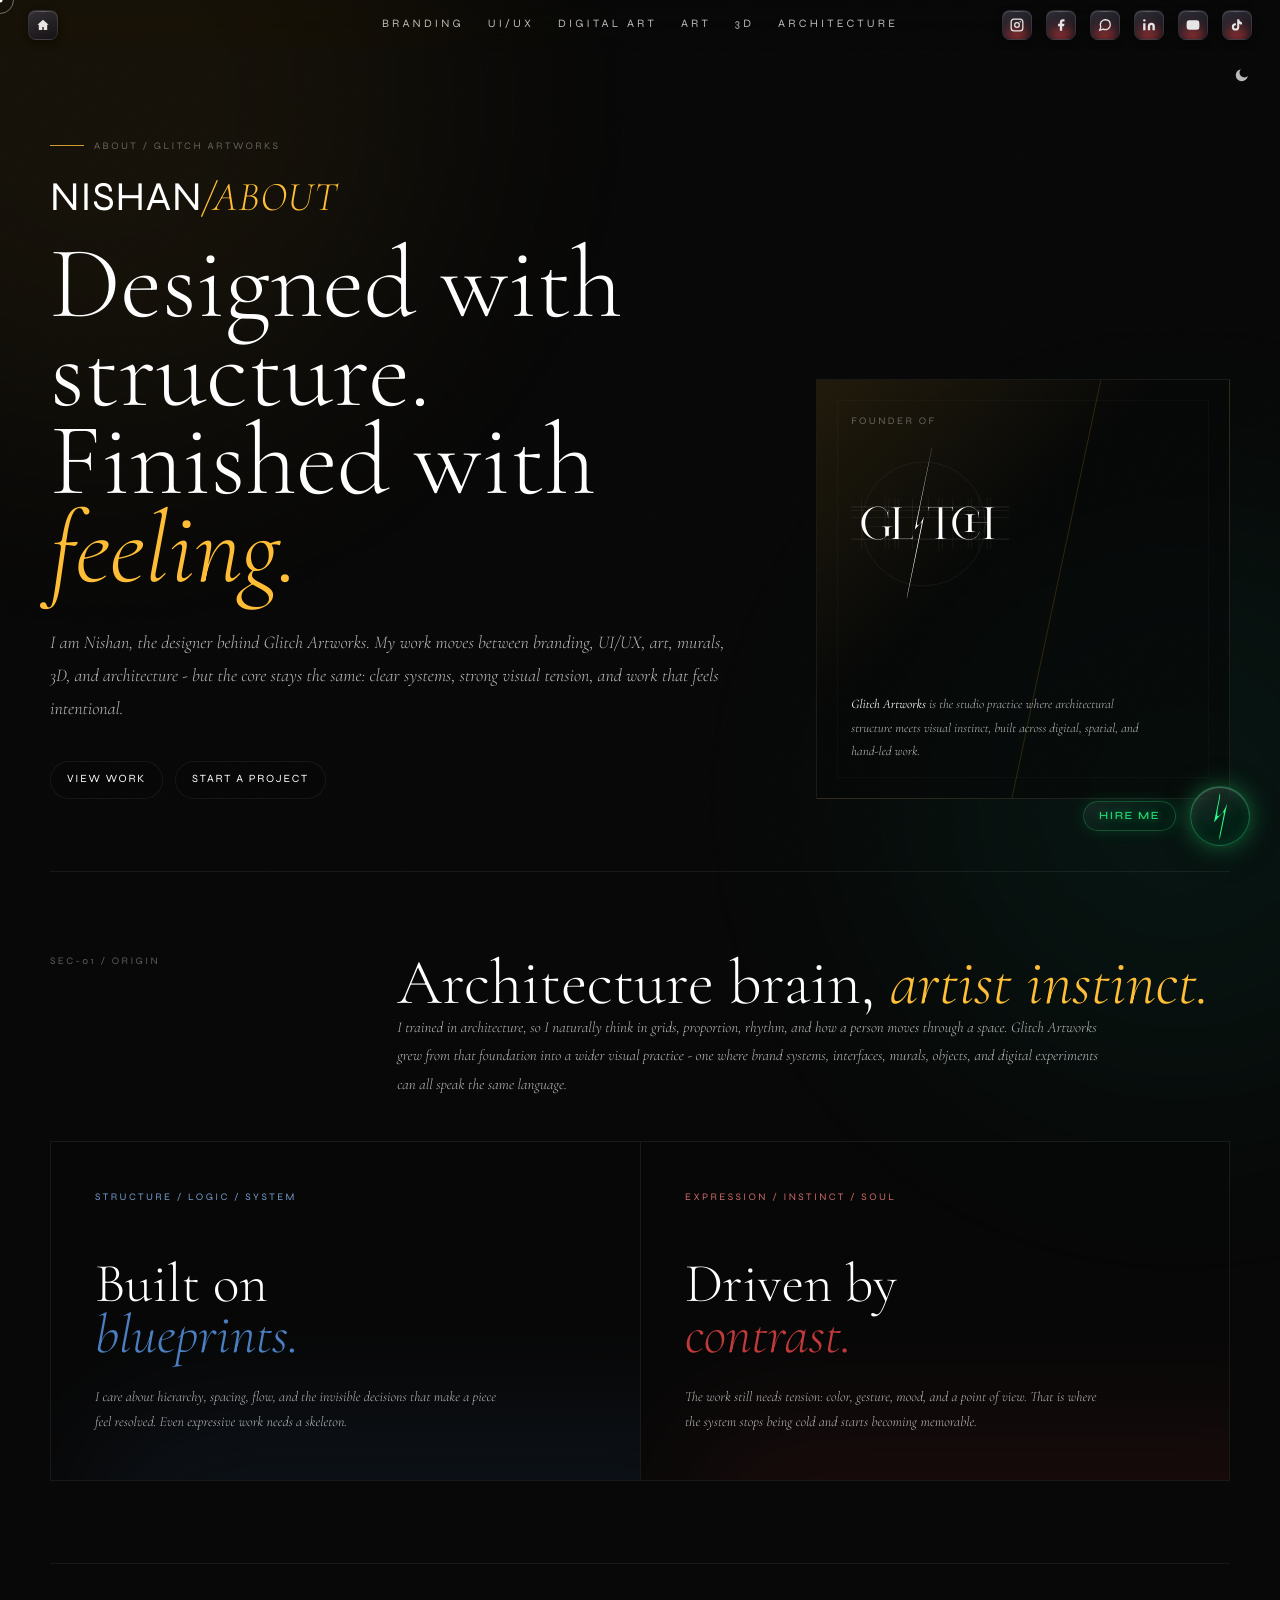
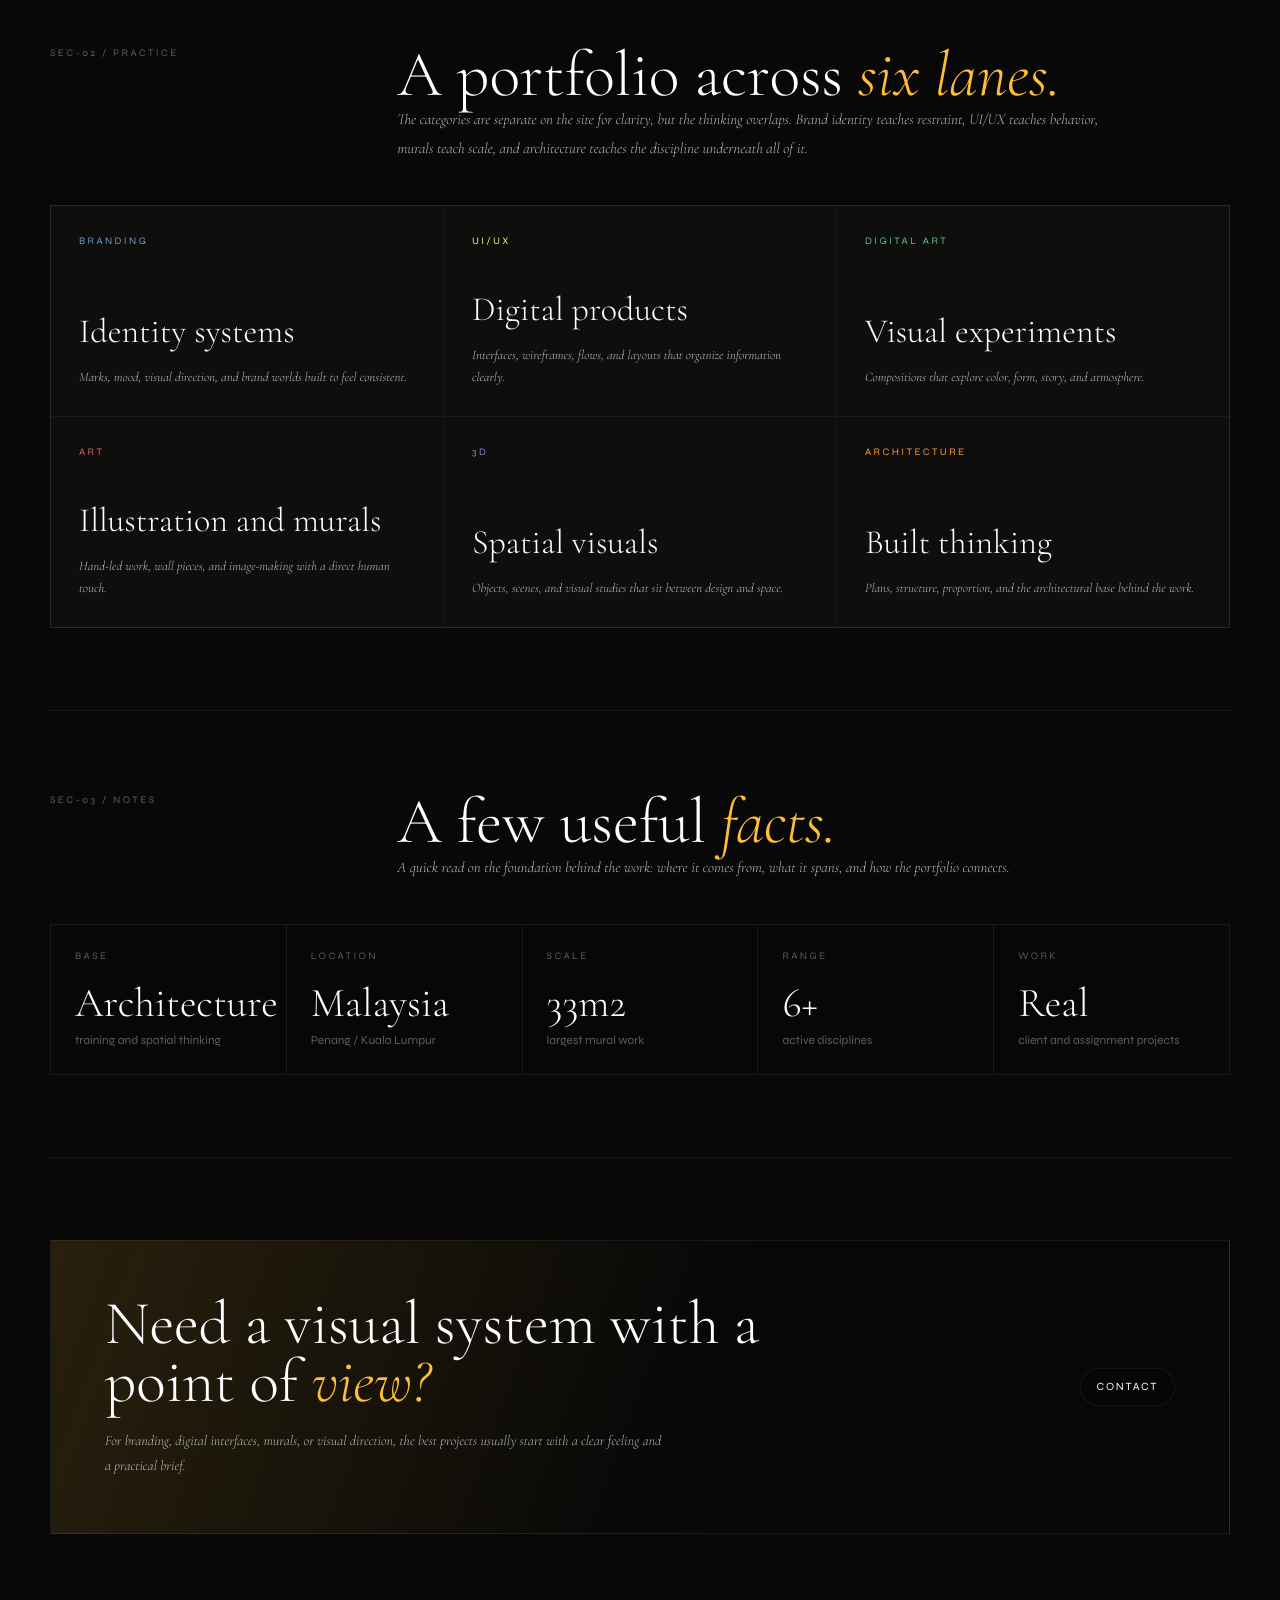
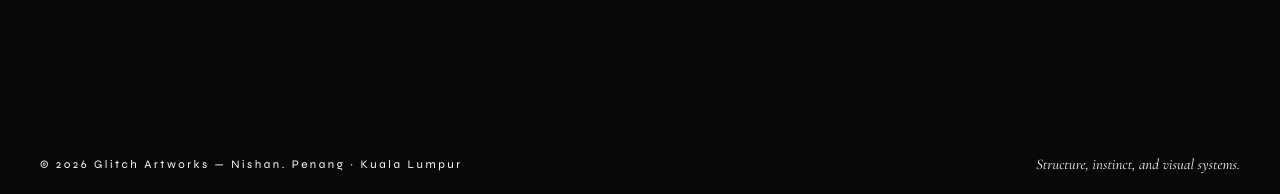
<file: about.html>
<!DOCTYPE html>
<html lang="en">
<head>
  <meta charset="UTF-8" />
  <meta name="viewport" content="width=device-width, initial-scale=1.0" />
  <title>About - Glitch Artworks</title>
  <script>
    window.GLITCH = {
      active: "about",
      footerRight: "Structure, instinct, and visual systems."
    };
  </script>
  <link rel="stylesheet" href="glitch-core.css" />
  <script defer src="glitch-core.js"></script>
  <style>
    :root {
      --accent: #ffbe35;
      --accent-day: #b87910;
      --about-green: #39ff14;
      --about-red: #c13a3a;
      --about-blue: #4a7fc1;
      --font-ui: "Syne", sans-serif;
      --font-serif: "Cormorant Garamond", serif;
      --font-sans: "Syne", Arial, sans-serif;
    }

    body {
      min-height: 100vh;
      font-family: var(--font-sans);
      font-weight: 400;
      font-synthesis: none;
      font-synthesis-weight: none;
      -webkit-font-smoothing: antialiased;
      text-rendering: geometricPrecision;
    }

    .about-page {
      position: relative;
      z-index: 2;
      width: min(1180px, calc(100vw - 48px));
      margin: 0 auto;
      padding: 132px 0 120px;
    }

    .about-hero {
      display: grid;
      grid-template-columns: minmax(0, 1.25fr) minmax(280px, 0.75fr);
      gap: clamp(28px, 6vw, 84px);
      min-height: calc(100vh - 220px);
      align-items: end;
      padding-bottom: 72px;
    }

    .eyebrow,
    .kicker,
    .fact-label,
    .discipline-tag,
    .logo-label {
      font-size: 10px;
      line-height: 1.4;
      letter-spacing: 0.24em;
      text-transform: uppercase;
      color: var(--text-dim);
    }

    .eyebrow {
      display: inline-flex;
      gap: 10px;
      align-items: center;
      margin-bottom: 24px;
    }

    .eyebrow::before {
      content: "";
      width: 34px;
      height: 1px;
      background: var(--accent-eff);
      opacity: 0.8;
    }

    .about-title {
      max-width: 820px;
      font-family: var(--font-serif);
      font-size: clamp(48px, 8vw, 112px);
      font-weight: 300 !important;
      line-height: 0.86;
      letter-spacing: 0;
      color: var(--text);
    }

    .about-name-mark {
      margin-bottom: 22px;
      font-family: var(--font-ui);
      font-size: clamp(26px, 3.2vw, 44px);
      font-weight: 400 !important;
      line-height: 1;
      color: var(--text);
      letter-spacing: 0.02em;
    }

    .about-name-mark em {
      font-family: var(--font-serif);
      font-style: italic;
      font-weight: 300 !important;
      color: var(--accent-eff);
    }

    .about-title em {
      font-style: italic;
      color: var(--accent-eff);
    }

    .about-lede {
      font-family: var(--font-serif);
      font-style: italic;
      font-weight: 300;
      max-width: 690px;
      margin-top: 34px;
      color: var(--text-muted);
      font-size: clamp(15px, 1.45vw, 18px);
      line-height: 1.85;
    }

    .hero-actions {
      display: flex;
      gap: 12px;
      flex-wrap: wrap;
      margin-top: 34px;
    }

    .about-link {
      font-family: var(--font-ui);
      font-weight: 400;
      display: inline-flex;
      align-items: center;
      justify-content: center;
      min-height: 38px;
      padding: 0 16px;
      border-radius: 999px;
      border: 1px solid var(--border);
      color: var(--text);
      text-decoration: none;
      font-size: 11px;
      letter-spacing: 0.16em;
      text-transform: uppercase;
      background: color-mix(in srgb, var(--card-bg) 82%, transparent);
      transition: transform 0.2s ease, border-color 0.2s ease, color 0.2s ease;
    }

    .about-link:hover {
      transform: translateY(-2px);
      border-color: color-mix(in srgb, var(--accent-eff) 55%, transparent);
      color: var(--accent-eff);
    }

    .identity-panel {
      position: relative;
      overflow: hidden;
      border: 1px solid var(--card-border);
      background:
        linear-gradient(135deg, color-mix(in srgb, var(--accent-eff) 11%, transparent), transparent 42%),
        var(--card-bg);
      padding: clamp(22px, 3.2vw, 34px);
      min-height: 420px;
      display: flex;
      flex-direction: column;
      justify-content: space-between;
    }

    .identity-panel::before,
    .identity-panel::after {
      content: "";
      position: absolute;
      pointer-events: none;
      opacity: 0.24;
    }

    .identity-panel::before {
      inset: 20px;
      border: 1px solid var(--line-stroke);
    }

    .identity-panel::after {
      width: 1px;
      height: 140%;
      background: var(--accent-eff);
      top: -20%;
      left: 58%;
      transform: rotate(12deg);
      opacity: 0.16;
    }

    .logo-lockup {
      position: relative;
      z-index: 1;
    }

    .logo-label {
      display: block;
      margin-bottom: 20px;
    }

    .ga-logo {
      width: clamp(128px, 14vw, 158px);
      height: auto;
      display: block;
      color: var(--text);
    }

    .identity-copy {
      font-family: var(--font-serif);
      font-style: italic;
      font-weight: 300;
      position: relative;
      z-index: 1;
      max-width: 300px;
      color: var(--text-muted);
      font-size: 13px;
      line-height: 1.8;
    }

    .identity-copy strong {
      color: var(--text);
      font-weight: 400;
    }

    .section {
      padding: 82px 0;
      border-top: 1px solid var(--border);
    }

    .section-head {
      display: grid;
      grid-template-columns: 0.34fr 1fr;
      gap: clamp(22px, 5vw, 72px);
      align-items: start;
      margin-bottom: 42px;
    }

    .section-title {
      font-family: var(--font-serif);
      font-size: clamp(38px, 5vw, 76px);
      font-weight: 300;
      line-height: 0.94;
      color: var(--text);
    }

    .section-title em {
      font-style: italic;
      color: var(--accent-eff);
    }

    .section-copy {
      font-family: var(--font-serif);
      font-style: italic;
      font-weight: 300;
      max-width: 720px;
      color: var(--text-muted);
      font-size: 15px;
      line-height: 1.9;
    }

    .dual-grid {
      display: grid;
      grid-template-columns: repeat(2, minmax(0, 1fr));
      border: 1px solid var(--card-border);
      background: var(--card-bg);
    }

    .dual-card {
      min-height: 310px;
      padding: clamp(28px, 4vw, 44px);
      position: relative;
      overflow: hidden;
    }

    .dual-card + .dual-card {
      border-left: 1px solid var(--card-border);
    }

    .dual-card::after {
      content: "";
      position: absolute;
      inset: auto -20% -40% 10%;
      height: 180px;
      background: var(--dual-col);
      opacity: 0.12;
      filter: blur(70px);
      pointer-events: none;
    }

    .dual-card.structure {
      --dual-col: var(--about-blue);
    }

    .dual-card.instinct {
      --dual-col: var(--about-red);
    }

    .dual-card .kicker {
      color: color-mix(in srgb, var(--dual-col) 75%, var(--text));
    }

    .dual-title {
      margin-top: 54px;
      font-family: var(--font-serif);
      font-size: clamp(36px, 4.3vw, 64px);
      font-weight: 300;
      line-height: 0.92;
      color: var(--text);
    }

    .dual-title em {
      color: var(--dual-col);
      font-style: italic;
    }

    .dual-body {
      font-family: var(--font-serif);
      font-style: italic;
      font-weight: 300;
      position: relative;
      z-index: 1;
      margin-top: 24px;
      max-width: 420px;
      color: var(--text-muted);
      font-size: 14px;
      line-height: 1.85;
    }

    .fact-grid {
      display: grid;
      grid-template-columns: repeat(5, minmax(0, 1fr));
      border-top: 1px solid var(--card-border);
      border-left: 1px solid var(--card-border);
      background: var(--card-bg);
    }

    .fact {
      min-height: 150px;
      padding: 24px;
      border-right: 1px solid var(--card-border);
      border-bottom: 1px solid var(--card-border);
      display: flex;
      flex-direction: column;
      justify-content: space-between;
    }

    .fact-value {
      font-family: var(--font-serif);
      font-size: clamp(30px, 3.2vw, 48px);
      font-weight: 300;
      color: var(--text);
      line-height: 1;
    }

    .fact-note {
      margin-top: 8px;
      color: var(--text-dim);
      font-size: 12px;
      line-height: 1.5;
    }

    .discipline-grid {
      display: grid;
      grid-template-columns: repeat(3, minmax(0, 1fr));
      gap: 1px;
      background: var(--card-border);
      border: 1px solid var(--card-border);
    }

    .discipline {
      min-height: 210px;
      background: var(--card-bg);
      padding: 28px;
      display: flex;
      flex-direction: column;
      justify-content: space-between;
      text-decoration: none;
      color: var(--text);
      transition: background 0.2s ease, transform 0.2s ease;
    }

    .discipline:hover {
      background: color-mix(in srgb, var(--discipline-col) 12%, var(--card-bg));
      transform: translateY(-2px);
    }

    .discipline h3 {
      font-family: var(--font-serif);
      font-size: 34px;
      font-weight: 300;
      line-height: 0.98;
    }

    .discipline p {
      font-family: var(--font-serif);
      font-style: italic;
      font-weight: 300;
      margin-top: 18px;
      color: var(--text-muted);
      font-size: 13px;
      line-height: 1.7;
    }

    .discipline-tag {
      color: color-mix(in srgb, var(--discipline-col) 78%, var(--text));
    }

    .cta-band {
      display: grid;
      grid-template-columns: 1fr auto;
      gap: 28px;
      align-items: center;
      padding: clamp(28px, 5vw, 54px);
      border: 1px solid var(--card-border);
      background:
        linear-gradient(110deg, color-mix(in srgb, var(--accent-eff) 14%, transparent), transparent 55%),
        var(--card-bg);
    }

    .cta-title {
      max-width: 680px;
      font-family: var(--font-serif);
      font-size: clamp(34px, 4.8vw, 70px);
      font-weight: 300;
      line-height: 0.94;
    }

    .cta-title em {
      color: var(--accent-eff);
      font-style: italic;
    }

    .cta-note {
      font-family: var(--font-serif);
      font-style: italic;
      font-weight: 300;
      margin-top: 18px;
      max-width: 560px;
      color: var(--text-muted);
      font-size: 14px;
      line-height: 1.8;
    }

    @media (max-width: 980px) {
      .about-page {
        width: min(100% - 34px, 760px);
        padding-top: 116px;
      }

      .about-hero,
      .section-head,
      .cta-band {
        grid-template-columns: 1fr;
      }

      .about-hero {
        min-height: auto;
        align-items: start;
      }

      .identity-panel {
        min-height: 340px;
      }

      .fact-grid,
      .discipline-grid {
        grid-template-columns: repeat(2, minmax(0, 1fr));
      }
    }

    @media (max-width: 680px) {
      .about-page {
        width: min(100% - 24px, 520px);
        padding: 104px 0 96px;
      }

      .about-hero {
        padding-bottom: 54px;
      }

      .dual-grid,
      .fact-grid,
      .discipline-grid {
        grid-template-columns: 1fr;
      }

      .dual-card + .dual-card {
        border-left: 0;
        border-top: 1px solid var(--card-border);
      }

      .section {
        padding: 64px 0;
      }

      .hero-actions {
        flex-direction: column;
        align-items: stretch;
      }

      .about-link {
        width: 100%;
      }
    }
  </style>
</head>
<body>
  <main class="about-page">
    <section class="about-hero" aria-labelledby="about-title">
      <div class="hero-copy">
        <span class="eyebrow">About / Glitch Artworks</span>
        <div class="about-name-mark">NISHAN<em>/ABOUT</em></div>
        <h1 class="about-title" id="about-title">Designed with structure. Finished with <em>feeling.</em></h1>
        <p class="about-lede">
          I am Nishan, the designer behind Glitch Artworks. My work moves between branding, UI/UX, art, murals, 3D, and architecture - but the core stays the same: clear systems, strong visual tension, and work that feels intentional.
        </p>
        <div class="hero-actions">
          <a class="about-link" href="branding.html" data-cursor-hover>View Work</a>
          <a class="about-link" href="mailto:nishan.glitch@gmail.com" data-cursor-hover>Start a Project</a>
        </div>
      </div>

      <aside class="identity-panel" aria-label="Founder identity">
        <div class="logo-lockup">
          <span class="logo-label">Founder of</span>
          <svg class="ga-logo" role="img" aria-label="Glitch Artworks logo" xmlns="http://www.w3.org/2000/svg" viewBox="0 0 765.89 730.83">
            <defs>
              <style>
                .ga-logo .cls-1 {
                  fill: currentColor;
                }

                .ga-logo .cls-2 {
                  fill: none;
                  stroke: currentColor;
                  stroke-miterlimit: 10;
                  stroke-width: .3px;
                }
              </style>
            </defs>
            <path class="cls-1" d="M339.87,359.6s-3.8,5.58-13.9,14c-.13.11-.57.47-1.26.7-1.25.43-2.94.28-3.88-.61-.99-.94-.93-2.48-.89-3.34.69-13.67,2.22-21.81,2.22-21.81.1-.52.15-.77.18-.95,1.37-7.14,20.58-102.86,69.77-347.37l-.57-.21c-27.53,131.91-55.05,263.82-82.58,395.72.13-.08.27-.15.4-.23,3.39-3.66,5.97-6.7,7.55-8.61,2.35-2.83,8.63-9.64,21.2-23.26.76-.83,2.25-2.4,3.22-2.01,1.47.59.86,5.3.65,6.9-1.22,9.43-42.22,213.27-72.26,362.16.26.05.53.11.79.16,27.53-131.91,55.05-263.82,82.58-395.72-.24-.07-.48-.14-.72-.21-1.92,5.15-5.98,15.11-12.5,24.7Z"/>
            <g>
              <line class="cls-2" x1="50.73" y1="241.96" x2="50.73" y2="488.88"/>
              <line class="cls-2" x1="166.2" y1="241.96" x2="166.2" y2="488.88"/>
              <line class="cls-2" x1="183.31" y1="241.96" x2="183.31" y2="488.88"/>
              <line class="cls-2" x1="213.45" y1="241.96" x2="213.45" y2="488.88"/>
              <line class="cls-2" x1="230.56" y1="241.96" x2="230.56" y2="488.88"/>
              <line class="cls-2" x1="297.94" y1="241.96" x2="297.94" y2="488.88"/>
              <line class="cls-2" x1="425.43" y1="241.96" x2="425.43" y2="488.88"/>
              <line class="cls-2" x1="442.54" y1="241.96" x2="442.54" y2="488.88"/>
              <line class="cls-2" x1="493.87" y1="241.96" x2="493.87" y2="488.88"/>
              <line class="cls-2" x1="567.92" y1="241.96" x2="567.92" y2="488.88"/>
              <line class="cls-2" x1="585.03" y1="241.96" x2="585.03" y2="488.88"/>
              <line class="cls-2" x1="620.32" y1="241.96" x2="620.32" y2="488.88"/>
              <line class="cls-2" x1="659.89" y1="241.96" x2="659.89" y2="488.88"/>
              <line class="cls-2" x1="677" y1="241.96" x2="677" y2="488.88"/>
              <line class="cls-2" x1="374.1" y1="241.96" x2="374.1" y2="336.76"/>
            </g>
            <g>
              <line class="cls-2" x1=".03" y1="440.06" x2="765.89" y2="440.06"/>
              <line class="cls-2" y1="283.84" x2="765.86" y2="283.84"/>
              <line class="cls-2" y1="303.15" x2="765.86" y2="303.15"/>
              <line class="cls-2" y1="336.76" x2="765.86" y2="336.76"/>
              <line class="cls-2" x1="60.58" y1="381.57" x2="200.42" y2="381.57"/>
              <line class="cls-2" x1="505.13" y1="321.25" x2="619.26" y2="321.25"/>
              <line class="cls-2" x1="508.07" y1="407.12" x2="615.05" y2="407.12"/>
              <line class="cls-2" y1="444.22" x2="765.86" y2="444.22"/>
              <line class="cls-2" y1="287.91" x2="765.86" y2="287.91"/>
            </g>
            <circle class="cls-2" cx="130.93" cy="364.03" r="80.21"/>
            <circle class="cls-2" cx="571.12" cy="364.03" r="80.21"/>
            <circle class="cls-2" cx="350.96" cy="368.32" r="300.26"/>
            <g>
              <path class="cls-1" d="M200.42,381.14v1.07c-13.9,0-17.11,2.14-17.11,12.83v32.08c-5.54-4.31-12.38.12-17.11,4.33h0c-8.82,7.74-20.49,12.78-35.29,12.78-44.3,0-80.21-35.91-80.21-80.21s35.91-80.21,80.21-80.21c25.79,0,39.67,18.73,44.47,26.55,1.99,2.94,3.65,4.27,3.65-7.3h1.07v34.22h-1.07c0-13.83-2.28-23.24-8.47-31.74-9.59-12.48-23.45-20.67-39.66-20.67-34.85,0-62.16,36.36-62.16,79.14s27.31,79.14,62.16,79.14c13.23,0,25.43-4.21,35.29-13.23v-34.89c0-10.69-3.21-12.83-17.11-12.83v-1.07h51.33Z"/>
              <path class="cls-1" d="M297.94,423.91v17.11h-101.6v-1.07c13.9,0,17.11-2.14,17.11-12.83v-126.19c0-10.69-3.21-12.83-17.11-12.83v-1.07h51.33v1.07c-13.9,0-17.11,2.14-17.11,12.83v139.03h53.47c10.69,0,12.83-2.14,12.83-16.04h1.07Z"/>
              <path class="cls-1" d="M493.87,287.03v17.11h-1.07c0-12.83-2.14-16.04-12.83-16.04h-37.43v139.02c0,10.69,3.21,12.83,17.11,12.83v1.07h-51.33v-1.07c13.9,0,17.11-2.14,17.11-12.83v-139.02h-37.43c-10.69,0-12.83,3.21-12.83,16.04h-1.07v-17.11h119.78Z"/>
              <path class="cls-1" d="M622.46,405.74h1.07c-7.49,20.32-24.29,38.5-52.4,38.5-44.3,0-80.21-35.91-80.21-80.21s35.91-80.21,80.21-80.21c19.35,0,33.32,11.16,41.57,22.28.33.44,2.06,2.93,2.98,4.39h0c1.98,2.94,3.57,3.99,3.57-7.43h1.07v34.22h-1.07c0-13.83-2.52-23.87-8.47-31.74-9.48-12.56-23.46-20.67-39.66-20.67-34.85,0-62.03,36.36-62.03,79.14s27.18,79.14,62.03,79.14c21.92,0,41.01-11.53,51.33-37.43ZM677,300.93v126.19c0,10.69,3.21,12.83,17.11,12.83v1.07h-51.33v-1.07c13.9,0,17.11-2.14,17.11-12.83v-63.1h-74.86v28.87c0,10.69,3.21,12.83,17.11,12.83v1.07h-51.33v-1.07c13.9,0,17.11-2.14,17.11-12.83v-57.75c0-10.69-3.21-12.83-17.11-12.83v-1.07h51.33v1.07c-13.9,0-17.11,2.14-17.11,12.83v27.81h74.86v-62.03c0-10.69-3.21-12.83-17.11-12.83v-1.07h51.33v1.07c-13.9,0-17.11,2.14-17.11,12.83Z"/>
            </g>
          </svg>
        </div>
        <p class="identity-copy">
          <strong>Glitch Artworks</strong> is the studio practice where architectural structure meets visual instinct, built across digital, spatial, and hand-led work.
        </p>
      </aside>
    </section>

    <section class="section">
      <div class="section-head">
        <span class="kicker">SEC-01 / Origin</span>
        <div>
          <h2 class="section-title">Architecture brain, <em>artist instinct.</em></h2>
          <p class="section-copy">
            I trained in architecture, so I naturally think in grids, proportion, rhythm, and how a person moves through a space. Glitch Artworks grew from that foundation into a wider visual practice - one where brand systems, interfaces, murals, objects, and digital experiments can all speak the same language.
          </p>
        </div>
      </div>

      <div class="dual-grid">
        <article class="dual-card structure">
          <span class="kicker">Structure / Logic / System</span>
          <h3 class="dual-title">Built on<br><em>blueprints.</em></h3>
          <p class="dual-body">
            I care about hierarchy, spacing, flow, and the invisible decisions that make a piece feel resolved. Even expressive work needs a skeleton.
          </p>
        </article>
        <article class="dual-card instinct">
          <span class="kicker">Expression / Instinct / Soul</span>
          <h3 class="dual-title">Driven by<br><em>contrast.</em></h3>
          <p class="dual-body">
            The work still needs tension: color, gesture, mood, and a point of view. That is where the system stops being cold and starts becoming memorable.
          </p>
        </article>
      </div>
    </section>

    <section class="section">
      <div class="section-head">
        <span class="kicker">SEC-02 / Practice</span>
        <div>
          <h2 class="section-title">A portfolio across <em>six lanes.</em></h2>
          <p class="section-copy">
            The categories are separate on the site for clarity, but the thinking overlaps. Brand identity teaches restraint, UI/UX teaches behavior, murals teach scale, and architecture teaches the discipline underneath all of it.
          </p>
        </div>
      </div>

      <div class="discipline-grid">
        <a class="discipline" href="branding.html" style="--discipline-col: var(--cat-branding)" data-cursor-hover>
          <span class="discipline-tag">Branding</span>
          <div>
            <h3>Identity systems</h3>
            <p>Marks, mood, visual direction, and brand worlds built to feel consistent.</p>
          </div>
        </a>
        <a class="discipline" href="uiux.html" style="--discipline-col: var(--cat-uiux)" data-cursor-hover>
          <span class="discipline-tag">UI/UX</span>
          <div>
            <h3>Digital products</h3>
            <p>Interfaces, wireframes, flows, and layouts that organize information clearly.</p>
          </div>
        </a>
        <a class="discipline" href="digitalart.html" style="--discipline-col: var(--cat-digital)" data-cursor-hover>
          <span class="discipline-tag">Digital Art</span>
          <div>
            <h3>Visual experiments</h3>
            <p>Compositions that explore color, form, story, and atmosphere.</p>
          </div>
        </a>
        <a class="discipline" href="art.html" style="--discipline-col: var(--cat-art)" data-cursor-hover>
          <span class="discipline-tag">Art</span>
          <div>
            <h3>Illustration and murals</h3>
            <p>Hand-led work, wall pieces, and image-making with a direct human touch.</p>
          </div>
        </a>
        <a class="discipline" href="3d.html" style="--discipline-col: var(--cat-3d)" data-cursor-hover>
          <span class="discipline-tag">3D</span>
          <div>
            <h3>Spatial visuals</h3>
            <p>Objects, scenes, and visual studies that sit between design and space.</p>
          </div>
        </a>
        <a class="discipline" href="architecture.html" style="--discipline-col: var(--cat-arch)" data-cursor-hover>
          <span class="discipline-tag">Architecture</span>
          <div>
            <h3>Built thinking</h3>
            <p>Plans, structure, proportion, and the architectural base behind the work.</p>
          </div>
        </a>
      </div>
    </section>

    <section class="section">
      <div class="section-head">
        <span class="kicker">SEC-03 / Notes</span>
        <div>
          <h2 class="section-title">A few useful <em>facts.</em></h2>
          <p class="section-copy">
            A quick read on the foundation behind the work: where it comes from, what it spans, and how the portfolio connects.
          </p>
        </div>
      </div>

      <div class="fact-grid">
        <article class="fact">
          <span class="fact-label">Base</span>
          <div>
            <div class="fact-value">Architecture</div>
            <p class="fact-note">training and spatial thinking</p>
          </div>
        </article>
        <article class="fact">
          <span class="fact-label">Location</span>
          <div>
            <div class="fact-value">Malaysia</div>
            <p class="fact-note">Penang / Kuala Lumpur</p>
          </div>
        </article>
        <article class="fact">
          <span class="fact-label">Scale</span>
          <div>
            <div class="fact-value">33m2</div>
            <p class="fact-note">largest mural work</p>
          </div>
        </article>
        <article class="fact">
          <span class="fact-label">Range</span>
          <div>
            <div class="fact-value">6+</div>
            <p class="fact-note">active disciplines</p>
          </div>
        </article>
        <article class="fact">
          <span class="fact-label">Work</span>
          <div>
            <div class="fact-value">Real</div>
            <p class="fact-note">client and assignment projects</p>
          </div>
        </article>
      </div>
    </section>

    <section class="section">
      <div class="cta-band">
        <div>
          <h2 class="cta-title">Need a visual system with a point of <em>view?</em></h2>
          <p class="cta-note">
            For branding, digital interfaces, murals, or visual direction, the best projects usually start with a clear feeling and a practical brief.
          </p>
        </div>
        <a class="about-link" href="mailto:nishan.glitch@gmail.com" data-cursor-hover>Contact</a>
      </div>
    </section>
  </main>
</body>
</html>
</file>
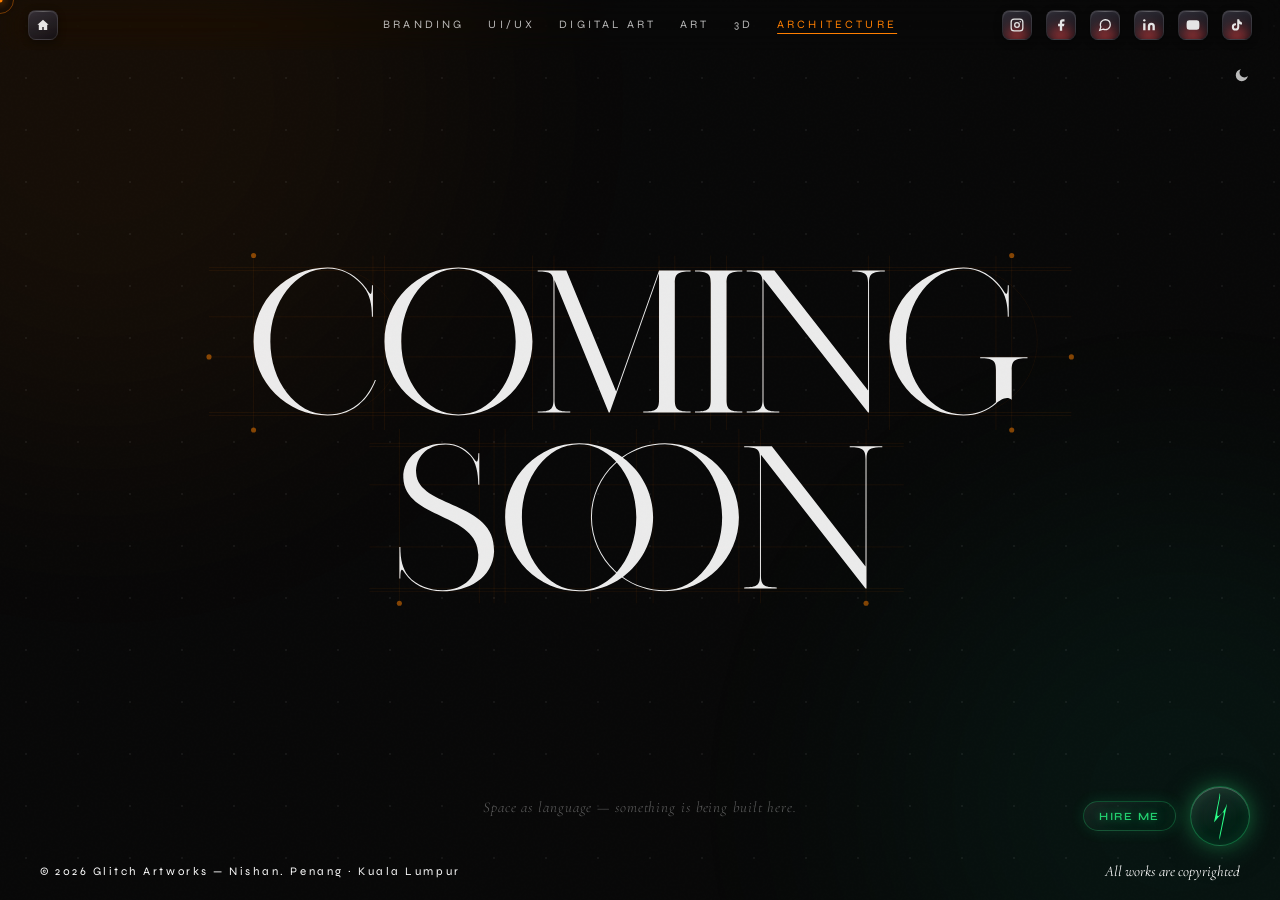
<file: architecture.html>
<!DOCTYPE html>
<html lang="en">
<head>
<meta charset="UTF-8">
<meta name="viewport" content="width=device-width, initial-scale=1.0">
<title>Glitch Artworks — Architecture</title>

<!-- Shared chrome (header, footer, toggle, effects, image-protection) -->
<link rel="stylesheet" href="glitch-core.css">
<!-- Apply saved theme before paint to avoid a flash -->
<script>try{if(localStorage.getItem('glitch-theme')==='day')document.documentElement.classList.add('day');}catch(e){}</script>
<script>window.GLITCH={active:'architecture'};</script>
<script defer src="glitch-core.js"></script>

<!-- Page accent: vivid orange (single value works in both themes) -->
<style>
:root{ --accent:#ff7f00; }

/* ambient dot-grid + scanline, theme-aware */
.bg-grid{position:fixed;inset:0;z-index:0;pointer-events:none;
  background-image:radial-gradient(circle,color-mix(in srgb,var(--text) 6%,transparent) 1px,transparent 1px);
  background-size:52px 52px;}
.scanline{position:fixed;top:-2px;left:0;right:0;height:1px;
  background:linear-gradient(90deg,transparent,color-mix(in srgb,var(--accent-eff) 30%,transparent),transparent);
  animation:scan 18s linear infinite;z-index:40;pointer-events:none;}
.wash{position:fixed;inset:0;z-index:1;pointer-events:none;
  background:radial-gradient(ellipse at center, rgba(255,127,0,0.0) 0%, transparent 65%);
  transition:background 0.6s ease;}

/* Coming-soon: lock the whole page to one viewport — content + footer, no scroll */
html,body{height:100vh;height:100svh;overflow:hidden;}
body{display:flex;flex-direction:column;}

/* MAIN SCENE — fills the gap between fixed header and the footer; footer stays visible */
.scene{position:relative;z-index:2;flex:1 1 auto;min-height:0;display:flex;align-items:center;justify-content:center;padding:70px 24px 24px;}
.composition{position:relative;transition:transform 0.1s ease;}
.lines-svg{position:absolute;top:50%;left:50%;transform:translate(-50%,-50%);pointer-events:none;z-index:1;overflow:visible;}
.letters-svg{position:relative;z-index:2;overflow:visible;cursor:default;}

/* construction lines / circles / extended lines — driven by the accent */
.cl{fill:none;stroke:color-mix(in srgb,var(--accent-eff) 18%,transparent);stroke-width:0.3px;stroke-miterlimit:10;transition:stroke 0.5s ease, opacity 0.5s ease;}
.cc{fill:none;stroke:color-mix(in srgb,var(--accent-eff) 14%,transparent);stroke-width:0.3px;transition:stroke 0.5s ease, opacity 0.5s ease;}
.cl-ext{fill:none;stroke:transparent;stroke-width:0.4px;stroke-dasharray:4 8;transition:stroke 0.6s ease, stroke-dashoffset 0.8s cubic-bezier(0.4,0,0.2,1);}
.lp{fill:color-mix(in srgb,var(--text) 92%,transparent);transition:fill 0.4s ease;}
.composition.hovered .cl{stroke:color-mix(in srgb,var(--accent-eff) 55%,transparent);}
.composition.hovered .cc{stroke:color-mix(in srgb,var(--accent-eff) 40%,transparent);}
.composition.hovered .cl-ext{stroke:color-mix(in srgb,var(--accent-eff) 35%,transparent);stroke-dashoffset:0;}
.composition.hovered .lp{fill:var(--text);}
.pulse-dot{fill:color-mix(in srgb,var(--accent-eff) 50%,transparent);animation:dotPulse 2s ease-in-out infinite;}
@keyframes dotPulse{0%,100%{opacity:0.3;r:2}50%{opacity:0.9;r:3.5}}
.glow-line{stroke:transparent;fill:none;stroke-width:1px;filter:url(#purpleGlow);transition:stroke 0.5s ease;}
.composition.hovered .glow-line{stroke:color-mix(in srgb,var(--accent-eff) 30%,transparent);}

/* small caption under the wordmark */
.coming-tag{position:fixed;bottom:84px;left:50%;transform:translateX(-50%);z-index:20;
  font-family:"Cormorant Garamond",serif;font-style:italic;font-size:15px;font-weight:300;
  letter-spacing:0.06em;color:var(--text-dim);text-align:center;transition:color 0.6s;}
</style>
</head>
<body>

<div class="bg-grid"></div>
<div class="scanline"></div>
<div class="wash" id="wash"></div>

<section class="scene">
  <div class="composition" id="comp">

    <!-- LETTER OUTLINES — white Nomark shapes -->
    <!-- ViewBox: 0 0 675.9 316.94 — scaled to fit viewport via JS -->
    <svg class="letters-svg" id="lettersSvg"
      xmlns="http://www.w3.org/2000/svg"
      viewBox="0 0 675.9 316.94">

      <defs>
        <filter id="purpleGlow" x="-50%" y="-50%" width="200%" height="200%">
          <feGaussianBlur stdDeviation="3" result="blur"/>
          <feMerge><feMergeNode in="blur"/><feMergeNode in="SourceGraphic"/></feMerge>
        </filter>
        <filter id="letterGlow" x="-10%" y="-10%" width="120%" height="120%">
          <feGaussianBlur stdDeviation="1.5" result="blur"/>
          <feMerge><feMergeNode in="blur"/><feMergeNode in="SourceGraphic"/></feMerge>
        </filter>
      </defs>

      <!-- ── CONSTRUCTION LINES — your exact SVG lines, purple ── -->
      <!-- Vertical lines row 1 -->
      <line class="cl" x1="34.93" y1="12.19" x2="34.93" y2="148.88"/>
      <line class="cl" x1="128.49" y1="12.19" x2="128.49" y2="148.88"/>
      <line class="cl" x1="137.52" y1="12.19" x2="137.52" y2="148.88"/>
      <line class="cl" x1="253.5" y1="12.19" x2="253.5" y2="148.88"/>
      <line class="cl" x1="270.37" y1="12.19" x2="270.37" y2="148.88"/>
      <line class="cl" x1="365.08" y1="12.19" x2="365.08" y2="148.88"/>
      <line class="cl" x1="352.71" y1="12.19" x2="352.71" y2="148.88"/>
      <line class="cl" x1="393.16" y1="12.19" x2="393.16" y2="148.88"/>
      <line class="cl" x1="405.62" y1="12.19" x2="405.62" y2="148.88"/>
      <line class="cl" x1="434.19" y1="12.19" x2="434.19" y2="148.88"/>
      <line class="cl" x1="516.78" y1="12.19" x2="516.78" y2="148.88"/>
      <line class="cl" x1="533.25" y1="12.19" x2="533.25" y2="148.88"/>
      <line class="cl" x1="629.13" y1="12.19" x2="629.13" y2="148.88"/>
      <line class="cl" x1="616.76" y1="12.19" x2="616.76" y2="148.88"/>

      <!-- Vertical lines row 2 -->
      <line class="cl" x1="149.21" y1="148.06" x2="149.21" y2="284.75"/>
      <line class="cl" x1="211.84" y1="148.06" x2="211.84" y2="284.75"/>
      <line class="cl" x1="223.44" y1="148.06" x2="223.44" y2="284.75"/>
      <line class="cl" x1="232.08" y1="148.06" x2="232.08" y2="284.75"/>
      <line class="cl" x1="299.12" y1="148.06" x2="299.12" y2="284.75"/>
      <line class="cl" x1="348.06" y1="148.06" x2="348.06" y2="284.75"/>
      <line class="cl" x1="334.91" y1="148.06" x2="334.91" y2="284.75"/>
      <line class="cl" x1="415.32" y1="148.06" x2="415.32" y2="284.75"/>
      <line class="cl" x1="432.23" y1="148.06" x2="432.23" y2="284.75"/>
      <line class="cl" x1="514.99" y1="148.06" x2="514.99" y2="284.75"/>

      <!-- Horizontal lines row 2 -->
      <line class="cl" x1="544.53" y1="159.39" x2="125.7" y2="159.39"/>
      <line class="cl" x1="544.53" y1="161.71" x2="125.7" y2="161.71"/>
      <line class="cl" x1="544.53" y1="275.36" x2="125.7" y2="275.36"/>
      <line class="cl" x1="544.53" y1="273.04" x2="125.7" y2="273.04"/>
      <line class="cl" x1="544.53" y1="191.86" x2="125.7" y2="191.86"/>
      <line class="cl" x1="544.53" y1="240.57" x2="125.7" y2="240.57"/>

      <!-- Full width horizontals -->
      <line class="cl" x1="675.9" y1="21.54" x2="0" y2="21.54"/>
      <line class="cl" x1="675.9" y1="23.86" x2="0" y2="23.86"/>
      <line class="cl" x1="675.9" y1="137.51" x2="0" y2="137.51"/>
      <line class="cl" x1="675.9" y1="135.2" x2="0" y2="135.2"/>
      <line class="cl" x1="675.9" y1="60.2" x2="0" y2="60.2"/>
      <line class="cl" x1="675.9" y1="91.62" x2="0" y2="91.62"/>

      <!-- Circles -->
      <circle class="cc" cx="92.87" cy="79.53" r="57.93"/>
      <circle class="cc" cx="591.19" cy="79.53" r="57.93"/>

      <!-- EXTENDED lines — spread outward on hover -->
      <!-- Verticals extend up and down -->
      <line class="cl-ext" id="ext-v1" x1="34.93" y1="12.19" x2="34.93" y2="-60"/>
      <line class="cl-ext" id="ext-v2" x1="629.13" y1="12.19" x2="629.13" y2="-60"/>
      <line class="cl-ext" id="ext-v3" x1="34.93" y1="148.88" x2="34.93" y2="380"/>
      <line class="cl-ext" id="ext-v4" x1="629.13" y1="148.88" x2="629.13" y2="380"/>
      <line class="cl-ext" id="ext-v5" x1="149.21" y1="284.75" x2="149.21" y2="400"/>
      <line class="cl-ext" id="ext-v6" x1="514.99" y1="284.75" x2="514.99" y2="400"/>

      <!-- Horizontals extend left and right -->
      <line class="cl-ext" id="ext-h1" x1="-80" y1="21.54" x2="0" y2="21.54"/>
      <line class="cl-ext" id="ext-h2" x1="675.9" y1="21.54" x2="760" y2="21.54"/>
      <line class="cl-ext" id="ext-h3" x1="-80" y1="137.51" x2="0" y2="137.51"/>
      <line class="cl-ext" id="ext-h4" x1="675.9" y1="137.51" x2="760" y2="137.51"/>
      <line class="cl-ext" id="ext-h5" x1="-80" y1="91.62" x2="0" y2="91.62"/>
      <line class="cl-ext" id="ext-h6" x1="675.9" y1="91.62" x2="760" y2="91.62"/>
      <line class="cl-ext" id="ext-h7" x1="-80" y1="240.57" x2="125.7" y2="240.57"/>
      <line class="cl-ext" id="ext-h8" x1="544.53" y1="240.57" x2="760" y2="240.57"/>

      <!-- Glow lines on key construction lines -->
      <line class="glow-line" x1="675.9" y1="135.2" x2="0" y2="135.2"/>
      <line class="glow-line" x1="675.9" y1="137.51" x2="0" y2="137.51"/>
      <circle class="glow-line" cx="92.87" cy="79.53" r="57.93"/>
      <circle class="glow-line" cx="591.19" cy="79.53" r="57.93"/>

      <!-- Pulse dots at key line endpoints -->
      <circle class="pulse-dot" cx="34.93" cy="12.19" r="2"/>
      <circle class="pulse-dot" cx="629.13" cy="12.19" r="2" style="animation-delay:0.4s"/>
      <circle class="pulse-dot" cx="34.93" cy="148.88" r="2" style="animation-delay:0.8s"/>
      <circle class="pulse-dot" cx="629.13" cy="148.88" r="2" style="animation-delay:1.2s"/>
      <circle class="pulse-dot" cx="149.21" cy="284.75" r="2" style="animation-delay:0.6s"/>
      <circle class="pulse-dot" cx="514.99" cy="284.75" r="2" style="animation-delay:1.0s"/>
      <circle class="pulse-dot" cx="0" cy="91.62" r="2" style="animation-delay:0.3s"/>
      <circle class="pulse-dot" cx="675.9" cy="91.62" r="2" style="animation-delay:0.9s"/>

      <!-- ── LETTER PATHS — white, exact Nomark outlines ── -->
      <!-- C -->
      <path class="lp" d="M130.81,109.68c-5.41,14.69-17.56,27.83-37.89,27.83-32.03,0-57.99-25.96-57.99-57.99s25.96-57.99,57.99-57.99c13.99,0,24.09,8.07,30.06,16.11.24.32,1.49,2.12,2.15,3.18c1.43,2.12,2.58,2.88,2.58-5.37h.77v24.74h-.77c0-10-1.82-17.26-6.12-22.95-6.86-9.08-16.96-14.94-28.67-14.94-25.19,0-44.84,26.29-44.84,57.22s19.65,57.22,44.84,57.22c15.85,0,29.65-8.33,37.11-27.06h.77Z"/>
      <!-- O -->
      <path class="lp" d="M253.5,79.53c0,32.03-25.96,57.99-57.99,57.99s-57.99-25.96-57.99-57.99,25.96-57.99,57.99-57.99,57.99,25.96,57.99,57.99ZM240.36,79.53c0-30.93-19.65-57.22-44.84-57.22s-44.84,26.29-44.84,57.22,19.65,57.22,44.84,57.22,44.84-26.29,44.84-57.22Z"/>
      <!-- M -->
      <path class="lp" d="M365.08,33.91v91.24c0,7.73,2.32,9.28,12.37,9.28v.77h-37.11v-.77c10.05,0,12.37-1.55,12.37-9.28V26.04l-38.66,109.16h-.77l-42.52-103.79v93.74c0,7.73,2.32,9.28,12.37,9.28v.77h-25.51v-.77c10.05,0,12.37-1.55,12.37-9.28V33.13c0-6.96-2.32-8.5-12.37-8.5v-.77h22.42l39.05,94.95,33.63-94.95h24.74v.77c-10.05,0-12.37,1.55-12.37,9.28Z"/>
      <!-- I -->
      <path class="lp" d="M405.62,33.91v91.24c0,7.73,2.32,9.28,12.37,9.28v.77h-37.11v-.77c10.05,0,12.37-1.55,12.37-9.28V33.91c0-7.73-2.32-9.28-12.37-9.28v-.77h37.11v.77c-10.05,0-12.37,1.55-12.37,9.28Z"/>
      <!-- N -->
      <path class="lp" d="M529.68,23.86v.77c-10.05,0-12.37,1.55-12.37,9.28v101.29h-.77l-81.96-104.64v94.59c0,7.73,2.32,9.28,12.37,9.28v.77h-25.51v-.77c10.05,0,12.37-1.55,12.37-9.28V33.13c0-6.96-2.32-8.5-12.37-8.5v-.77h21.65l73.45,94.15V33.91c0-7.73-2.32-9.28-12.37-9.28v-.77h25.51Z"/>
      <!-- G -->
      <path class="lp" d="M641.5,91.9v.77c-10.05,0-12.37,1.55-12.37,9.28v23.2c-4-3.11-8.95.09-12.37,3.13c-6.38,5.59-14.81,9.24-25.51,9.24-32.03,0-57.99-25.96-57.99-57.99s25.96-57.99,57.99-57.99c18.65,0,28.68,13.54,32.15,19.2,1.44,2.13,2.64,3.09,2.64-5.28h.77v24.74h-.77c0-10-1.65-16.8-6.12-22.95-6.93-9.02-16.96-14.94-28.67-14.94-25.2,0-44.94,26.29-44.94,57.22s19.75,57.22,44.94,57.22c9.56,0,18.38-3.04,25.51-9.57v-25.23c0-7.73-2.32-9.28-12.37-9.28v-.77h37.11Z"/>
      <!-- S -->
      <path class="lp" d="M223.44,243.91c-.72,21.42-21.04,31.46-40.37,31.46-13.23,0-23.73-5.61-29.36-13.94v.02c-1.91-2.87-3.73-6.18-3.73,3.87h-.77v-24.74h.77c0,9.98,1.84,17.16,6.28,22.83,6.47,7.68,16.96,11.19,26.88,11.19,16.96,0,27.92-11.23,27.92-27.83,0-33.13-57.47-27.68-58.76-60.31-.66-16.76,14.69-27.06,32.48-27.06,10.34,0,18.16,4.81,23.03,12.27,1.47,2.25,3.26,4.57,3.26-4.53h.77v24.74h-.77c0-9.33-1.85-17.78-6.23-22.77-4.86-5.53-11.94-8.93-19.28-8.93-15.46,0-23.82,10.74-23.2,22.42,1.49,27.88,62.4,21.74,61.08,61.33Z"/>
      <!-- OO -->
      <path class="lp" d="M415.32,217.37c0,32.03-25.96,57.99-57.99,57.99-12.54,0-24.15-3.98-33.63-10.75-9.49,6.76-21.09,10.75-33.63,10.75-32.03,0-57.99-25.96-57.99-57.99s25.96-57.99,57.99-57.99c12.54,0,24.15,3.98,33.63,10.75,9.49-6.76,21.1-10.75,33.63-10.75,32.03,0,57.99,25.96,57.99,57.99ZM319.09,260.96c-12.1-10.63-19.74-26.21-19.74-43.58s7.64-32.96,19.74-43.58c-7.76-8.46-17.85-13.63-29.02-13.63-25.19,0-44.84,26.29-44.84,57.22s19.65,57.21,44.84,57.21c11.18,0,21.26-5.17,29.02-13.63ZM334.91,217.37c0-16.9-5.87-32.42-15.3-43.01-11.95,10.49-19.49,25.87-19.49,43.01s7.54,32.53,19.49,43.01c9.43-10.6,15.3-26.11,15.3-43.01ZM402.18,217.37c0-31.6-20.1-57.22-44.84-57.22-12.28,0-23.65,3.87-32.97,10.45,14.37,10.55,23.69,27.57,23.69,46.76s-9.33,36.21-23.69,46.76c9.32,6.58,20.69,10.45,32.97,10.45,24.74,0,44.84-25.62,44.84-57.21Z"/>
      <!-- N2 -->
      <path class="lp" d="M527.69,161.7v.77c-10.05,0-12.37,1.55-12.37,9.28v101.29h-.77l-81.96-104.64v94.59c0,7.73,2.32,9.28,12.37,9.28v.77h-25.51v-.77c10.05,0,12.37-1.55,12.37-9.28v-92.01c0-6.96-2.32-8.5-12.37-8.5v-.77h21.65l73.45,94.15v-84.1c0-7.73-2.32-9.28-12.37-9.28v-.77h25.51Z"/>
    </svg>

  </div>
</section>

<div class="coming-tag">Space as language — something is being built here.</div>

<script>
const comp     = document.getElementById('comp');
const wash     = document.getElementById('wash');
const lettersSvg = document.getElementById('lettersSvg');
const scene    = document.querySelector('.scene');

// ── SIZE SVG to fit the scene box, then hold it at 70% (coming-soon scale) ──
const COMING_SCALE = 0.70;
function sizeComposition() {
  const cs = getComputedStyle(scene);
  const availW = scene.clientWidth  - parseFloat(cs.paddingLeft) - parseFloat(cs.paddingRight);
  const availH = scene.clientHeight - parseFloat(cs.paddingTop)  - parseFloat(cs.paddingBottom);
  // viewBox is 675.9 x 316.94
  const aspect = 675.9 / 316.94;
  let w = availW;
  let h = w / aspect;
  if(h > availH) {
    h = availH;
    w = h * aspect;
  }
  lettersSvg.style.width  = (w * COMING_SCALE) + 'px';
  lettersSvg.style.height = (h * COMING_SCALE) + 'px';
}
sizeComposition();
window.addEventListener('resize', sizeComposition);
// Footer is injected by the deferred core script — re-fit once the scene's true height is known
window.addEventListener('load', sizeComposition);

// ── HOVER INTERACTION ──
let isHovered = false;
let mouseX = 0, mouseY = 0;
let targetTiltX = 0, targetTiltY = 0;
let currentTiltX = 0, currentTiltY = 0;

comp.addEventListener('mouseenter', () => {
  isHovered = true;
  comp.classList.add('hovered');
  wash.style.background = 'radial-gradient(ellipse at center, rgba(255,127,0,0.18) 0%, transparent 65%)';
  // init extended line dash offsets
  document.querySelectorAll('.cl-ext').forEach(l => {
    const len = getLineLength(l);
    l.setAttribute('stroke-dasharray', len);
    l.setAttribute('stroke-dashoffset', len);
    // trigger reveal after class applied
    setTimeout(() => l.setAttribute('stroke-dashoffset', '0'), 10);
  });
});

comp.addEventListener('mouseleave', () => {
  isHovered = false;
  comp.classList.remove('hovered');
  wash.style.background = 'radial-gradient(ellipse at center, rgba(255,127,0,0.0) 0%, transparent 65%)';
  targetTiltX = 0; targetTiltY = 0;
});

comp.addEventListener('mousemove', e => {
  const rect = comp.getBoundingClientRect();
  const cx = rect.left + rect.width/2;
  const cy = rect.top  + rect.height/2;
  targetTiltY =  ((e.clientX - cx) / (rect.width/2))  * 6;
  targetTiltX = -((e.clientY - cy) / (rect.height/2)) * 3;
});

function getLineLength(el) {
  if(el.tagName === 'line') {
    const dx = el.x2.baseVal.value - el.x1.baseVal.value;
    const dy = el.y2.baseVal.value - el.y1.baseVal.value;
    return Math.sqrt(dx*dx + dy*dy);
  }
  return 100;
}

// Set initial dash state for extended lines
document.querySelectorAll('.cl-ext').forEach(l => {
  const len = getLineLength(l) || 100;
  l.setAttribute('stroke-dasharray', len);
  l.setAttribute('stroke-dashoffset', len);
});

// ── ANIMATE — smooth tilt only on hover ──
function animate() {
  requestAnimationFrame(animate);
  currentTiltX += (targetTiltX - currentTiltX) * 0.08;
  currentTiltY += (targetTiltY - currentTiltY) * 0.08;
  if(isHovered) {
    comp.style.transform = `perspective(800px) rotateX(${currentTiltX}deg) rotateY(${currentTiltY}deg)`;
  } else {
    comp.style.transform = `perspective(800px) rotateX(${currentTiltX}deg) rotateY(${currentTiltY}deg)`;
  }
}
animate();
</script>
</body>
</html>
</file>
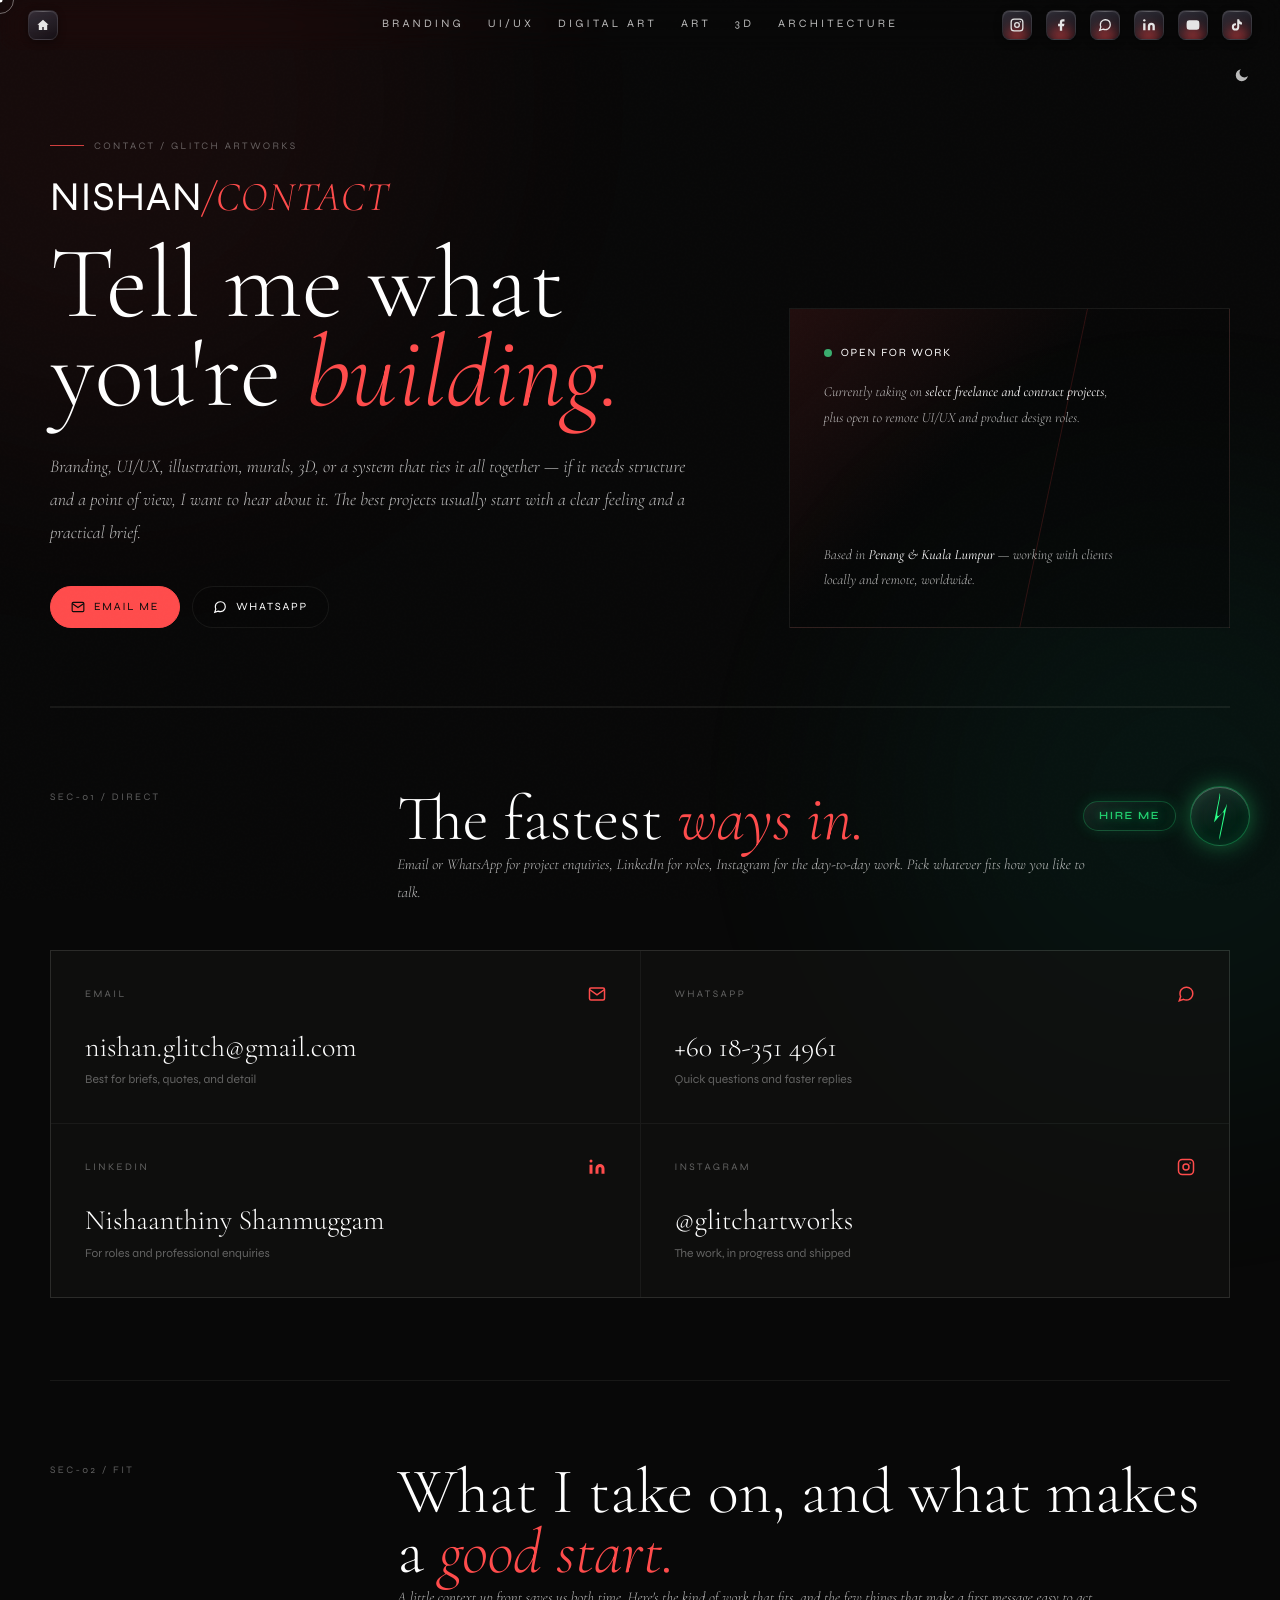
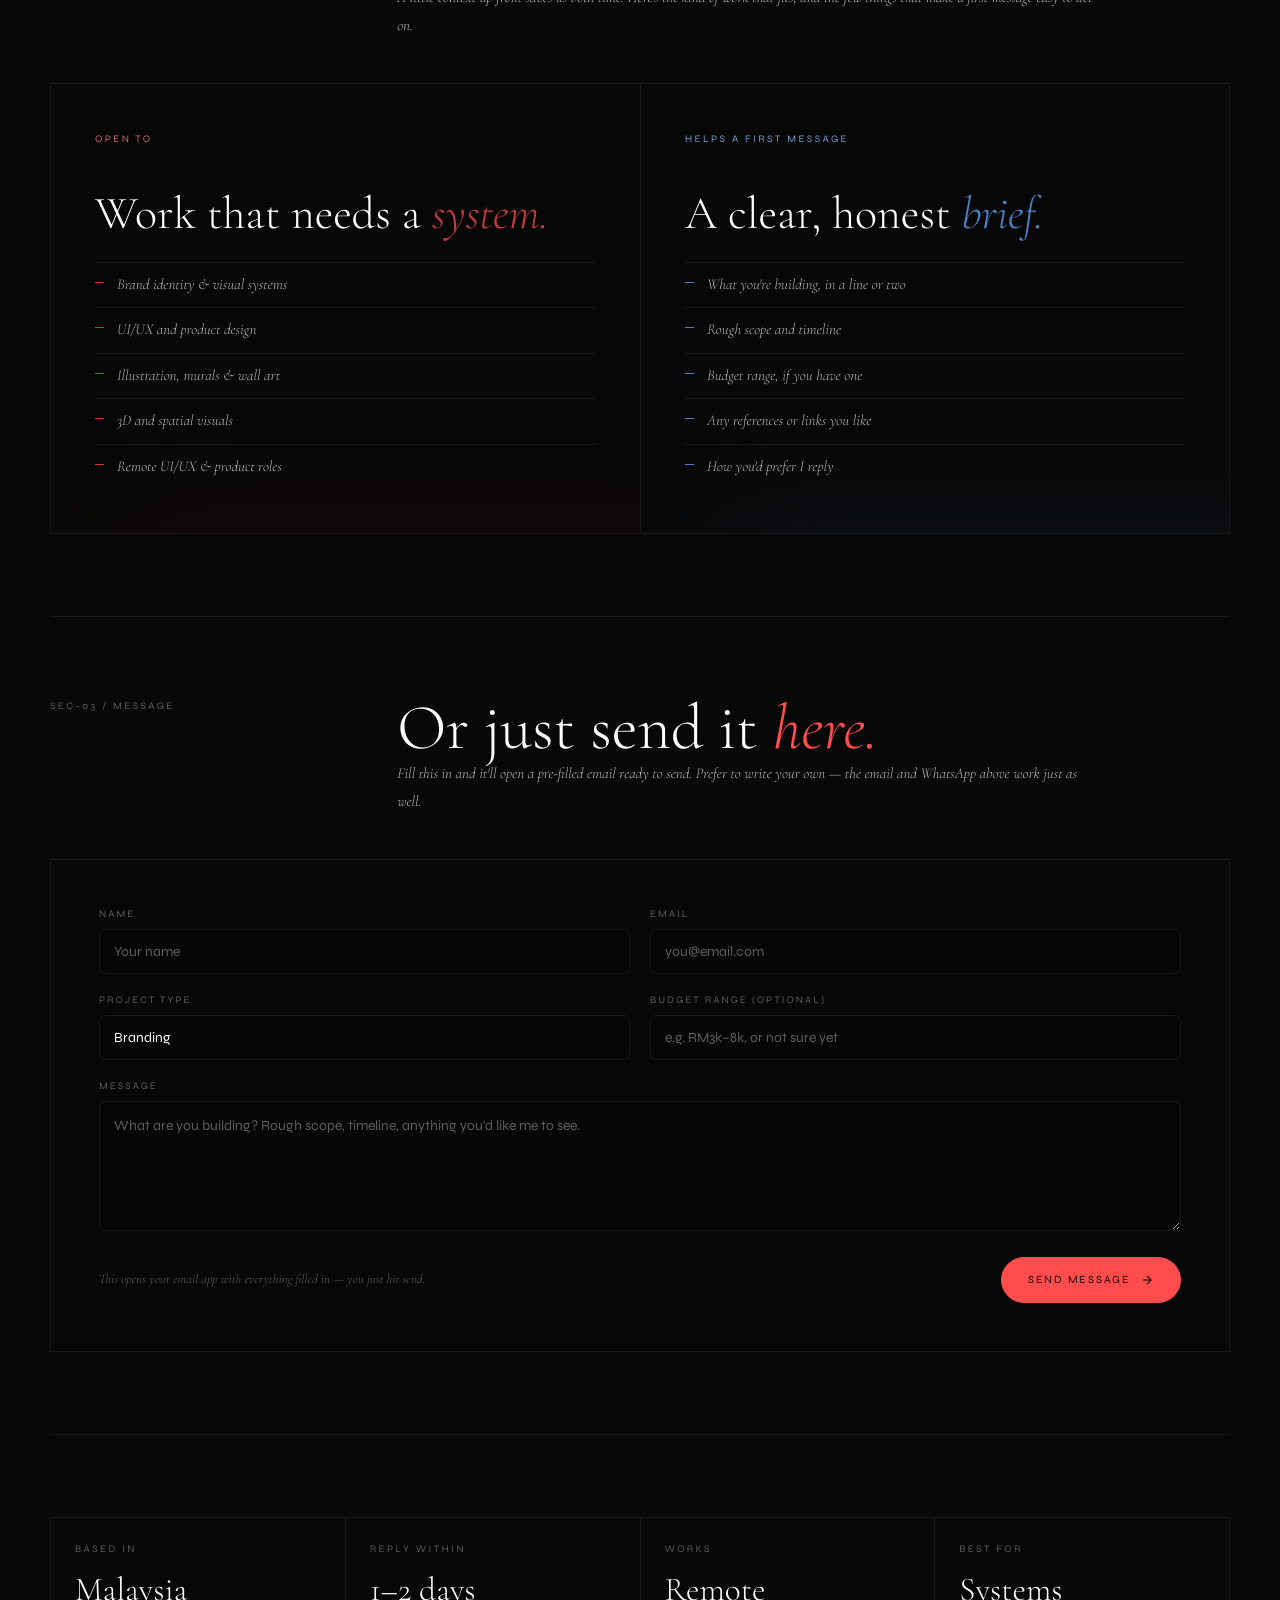
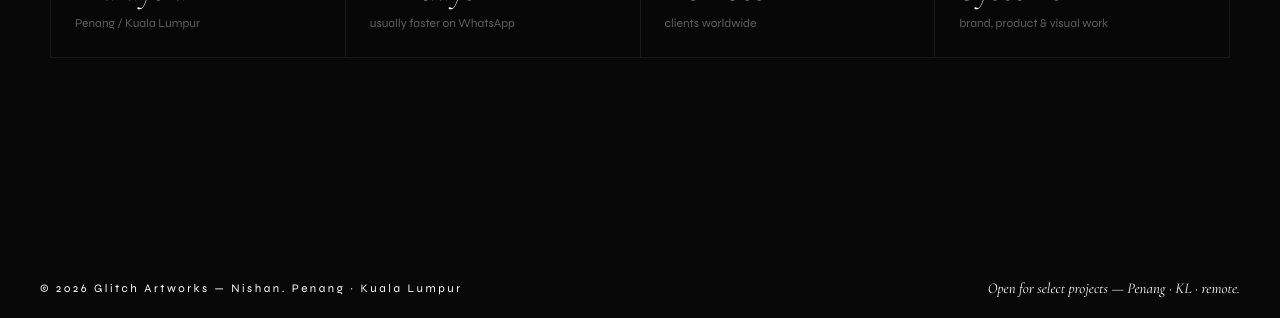
<file: contact.html>
<!DOCTYPE html>
<html lang="en">
<head>
  <meta charset="UTF-8" />
  <meta name="viewport" content="width=device-width, initial-scale=1.0" />
  <title>Contact - Glitch Artworks</title>
  <script>
    window.GLITCH = {
      active: "contact",
      footerRight: "Open for select projects \u2014 Penang \u00B7 KL \u00B7 remote."
    };
  </script>
  <link rel="stylesheet" href="glitch-core.css" />
  <script defer src="glitch-core.js"></script>
  <style>
    :root {
      --accent: #ff4c4c;       /* Contact util-red — night */
      --accent-day: #c13a3a;   /* deeper red — legible on light bg */
      --font-ui: "Syne", sans-serif;
      --font-serif: "Cormorant Garamond", serif;
      --font-sans: "Syne", Arial, sans-serif;
    }

    body {
      min-height: 100vh;
      font-family: var(--font-sans);
      font-weight: 400;
      font-synthesis: none;
      -webkit-font-smoothing: antialiased;
      text-rendering: geometricPrecision;
    }

    .contact-page {
      position: relative;
      z-index: 2;
      width: min(1180px, calc(100vw - 48px));
      margin: 0 auto;
      padding: 132px 0 120px;
    }

    /* ── shared small labels ── */
    .eyebrow,
    .kicker,
    .channel-label,
    .fact-label {
      font-size: 10px;
      line-height: 1.4;
      letter-spacing: 0.24em;
      text-transform: uppercase;
      color: var(--text-dim);
    }

    .eyebrow {
      display: inline-flex;
      gap: 10px;
      align-items: center;
      margin-bottom: 24px;
    }

    .eyebrow::before {
      content: "";
      width: 34px;
      height: 1px;
      background: var(--accent-eff);
      opacity: 0.8;
    }

    /* ── HERO ── */
    .contact-hero {
      display: grid;
      grid-template-columns: minmax(0, 1.2fr) minmax(300px, 0.8fr);
      gap: clamp(28px, 6vw, 84px);
      align-items: end;
      padding-bottom: 78px;
      border-bottom: 1px solid var(--border);
    }

    .name-mark {
      margin-bottom: 22px;
      font-family: var(--font-ui);
      font-size: clamp(26px, 3.2vw, 44px);
      font-weight: 400;
      line-height: 1;
      color: var(--text);
      letter-spacing: 0.02em;
    }

    .name-mark em {
      font-family: var(--font-serif);
      font-style: italic;
      font-weight: 300;
      color: var(--accent-eff);
    }

    .contact-title {
      max-width: 760px;
      font-family: var(--font-serif);
      font-size: clamp(48px, 8vw, 108px);
      font-weight: 300;
      line-height: 0.86;
      color: var(--text);
    }

    .contact-title em {
      font-style: italic;
      color: var(--accent-eff);
    }

    .contact-lede {
      font-family: var(--font-serif);
      font-style: italic;
      font-weight: 300;
      max-width: 640px;
      margin-top: 34px;
      color: var(--text-muted);
      font-size: clamp(15px, 1.45vw, 18px);
      line-height: 1.85;
    }

    .hero-actions {
      display: flex;
      gap: 12px;
      flex-wrap: wrap;
      margin-top: 36px;
    }

    .pill {
      font-family: var(--font-ui);
      display: inline-flex;
      align-items: center;
      justify-content: center;
      gap: 9px;
      min-height: 42px;
      padding: 0 20px;
      border-radius: 999px;
      border: 1px solid var(--border);
      color: var(--text);
      text-decoration: none;
      font-size: 11px;
      letter-spacing: 0.16em;
      text-transform: uppercase;
      background: color-mix(in srgb, var(--card-bg) 82%, transparent);
      transition: transform 0.2s ease, border-color 0.2s ease, color 0.2s ease, background 0.2s ease;
    }

    .pill:hover {
      transform: translateY(-2px);
      border-color: color-mix(in srgb, var(--accent-eff) 55%, transparent);
      color: var(--accent-eff);
    }

    .pill.solid {
      background: var(--accent-eff);
      border-color: var(--accent-eff);
      color: #0d0c0b;
    }

    .pill.solid:hover {
      color: #0d0c0b;
      opacity: 0.88;
    }

    .pill svg { width: 14px; height: 14px; }

    /* hero side panel — quick availability card */
    .avail-panel {
      position: relative;
      overflow: hidden;
      border: 1px solid var(--card-border);
      background:
        linear-gradient(135deg, color-mix(in srgb, var(--accent-eff) 11%, transparent), transparent 42%),
        var(--card-bg);
      padding: clamp(22px, 3.2vw, 34px);
      min-height: 320px;
      display: flex;
      flex-direction: column;
      justify-content: space-between;
    }

    .avail-panel::after {
      content: "";
      position: absolute;
      width: 1px;
      height: 140%;
      background: var(--accent-eff);
      top: -20%;
      left: 60%;
      transform: rotate(12deg);
      opacity: 0.16;
      pointer-events: none;
    }

    .avail-status {
      display: inline-flex;
      align-items: center;
      gap: 9px;
      font-family: var(--font-ui);
      font-size: 11px;
      letter-spacing: 0.16em;
      text-transform: uppercase;
      color: var(--text);
    }

    .avail-dot {
      width: 8px; height: 8px; border-radius: 50%;
      background: #3aad6e;
      box-shadow: 0 0 0 0 rgba(58,173,110,0.5);
      animation: availPulse 2.4s ease-in-out infinite;
    }

    @keyframes availPulse {
      0%   { box-shadow: 0 0 0 0 rgba(58,173,110,0.45); }
      70%  { box-shadow: 0 0 0 9px rgba(58,173,110,0); }
      100% { box-shadow: 0 0 0 0 rgba(58,173,110,0); }
    }

    .avail-copy {
      font-family: var(--font-serif);
      font-style: italic;
      font-weight: 300;
      position: relative;
      z-index: 1;
      max-width: 300px;
      color: var(--text-muted);
      font-size: 14px;
      line-height: 1.8;
    }

    .avail-copy strong { color: var(--text); font-weight: 400; }

    /* ── SECTIONS ── */
    .section {
      padding: 82px 0;
      border-top: 1px solid var(--border);
    }
    .section:first-of-type { border-top: 0; }

    .section-head {
      display: grid;
      grid-template-columns: 0.34fr 1fr;
      gap: clamp(22px, 5vw, 72px);
      align-items: start;
      margin-bottom: 42px;
    }

    .section-title {
      font-family: var(--font-serif);
      font-size: clamp(34px, 5vw, 68px);
      font-weight: 300;
      line-height: 0.94;
      color: var(--text);
    }
    .section-title em { font-style: italic; color: var(--accent-eff); }

    .section-copy {
      font-family: var(--font-serif);
      font-style: italic;
      font-weight: 300;
      max-width: 700px;
      color: var(--text-muted);
      font-size: 15px;
      line-height: 1.9;
    }

    /* ── DIRECT CHANNELS ── */
    .channel-grid {
      display: grid;
      grid-template-columns: repeat(2, minmax(0, 1fr));
      gap: 1px;
      background: var(--card-border);
      border: 1px solid var(--card-border);
    }

    .channel {
      background: var(--card-bg);
      padding: clamp(24px, 3vw, 34px);
      min-height: 150px;
      display: flex;
      flex-direction: column;
      justify-content: space-between;
      text-decoration: none;
      color: var(--text);
      position: relative;
      overflow: hidden;
      transition: background 0.2s ease, transform 0.2s ease;
    }

    .channel:hover {
      background: color-mix(in srgb, var(--accent-eff) 9%, var(--card-bg));
      transform: translateY(-2px);
    }

    .channel-head {
      display: flex;
      align-items: center;
      justify-content: space-between;
    }

    .channel-icon {
      width: 18px; height: 18px;
      color: var(--accent-eff);
    }

    .channel-value {
      font-family: var(--font-serif);
      font-size: clamp(20px, 2.2vw, 28px);
      font-weight: 300;
      line-height: 1.1;
      color: var(--text);
      margin-top: 30px;
      word-break: break-word;
    }

    .channel-sub {
      margin-top: 8px;
      color: var(--text-dim);
      font-size: 12px;
      line-height: 1.5;
    }

    /* ── DUALITY: open to / what helps ── */
    .dual-grid {
      display: grid;
      grid-template-columns: repeat(2, minmax(0, 1fr));
      border: 1px solid var(--card-border);
      background: var(--card-bg);
    }

    .dual-card {
      min-height: 300px;
      padding: clamp(28px, 4vw, 44px);
      position: relative;
      overflow: hidden;
    }
    .dual-card + .dual-card { border-left: 1px solid var(--card-border); }

    .dual-card::after {
      content: "";
      position: absolute;
      inset: auto -20% -40% 10%;
      height: 180px;
      background: var(--dual-col);
      opacity: 0.1;
      filter: blur(70px);
      pointer-events: none;
    }
    .dual-card.open    { --dual-col: var(--cat-art); }
    .dual-card.brief   { --dual-col: var(--cat-branding); }

    .dual-card .kicker { color: color-mix(in srgb, var(--dual-col) 75%, var(--text)); }

    .dual-title {
      margin-top: 46px;
      font-family: var(--font-serif);
      font-size: clamp(30px, 3.6vw, 50px);
      font-weight: 300;
      line-height: 0.94;
      color: var(--text);
    }
    .dual-title em { color: var(--dual-col); font-style: italic; }

    .dual-list {
      list-style: none;
      margin: 26px 0 0;
      padding: 0;
      position: relative;
      z-index: 1;
    }
    .dual-list li {
      font-family: var(--font-serif);
      font-style: italic;
      font-weight: 300;
      color: var(--text-muted);
      font-size: 15px;
      line-height: 1.5;
      padding: 11px 0 11px 22px;
      border-top: 1px solid var(--border);
      position: relative;
    }
    .dual-list li::before {
      content: "";
      position: absolute;
      left: 0; top: 19px;
      width: 9px; height: 1px;
      background: var(--dual-col);
    }

    /* ── MESSAGE FORM ── */
    .form-wrap {
      border: 1px solid var(--card-border);
      background: var(--card-bg);
      padding: clamp(28px, 4vw, 48px);
    }

    .form-grid {
      display: grid;
      grid-template-columns: repeat(2, minmax(0, 1fr));
      gap: 20px;
    }

    .field { display: flex; flex-direction: column; gap: 9px; }
    .field.full { grid-column: 1 / -1; }

    .field label {
      font-family: var(--font-ui);
      font-size: 10px;
      letter-spacing: 0.2em;
      text-transform: uppercase;
      color: var(--text-dim);
    }

    .field input,
    .field select,
    .field textarea {
      font-family: var(--font-ui);
      font-size: 14px;
      color: var(--text);
      background: color-mix(in srgb, var(--bg) 55%, transparent);
      border: 1px solid var(--border);
      border-radius: 6px;
      padding: 13px 14px;
      transition: border-color 0.2s ease, background 0.2s ease;
      width: 100%;
    }

    .field textarea { resize: vertical; min-height: 130px; line-height: 1.6; }

    .field input:focus,
    .field select:focus,
    .field textarea:focus {
      outline: none;
      border-color: color-mix(in srgb, var(--accent-eff) 60%, transparent);
      background: color-mix(in srgb, var(--bg) 72%, transparent);
    }

    .field input::placeholder,
    .field textarea::placeholder { color: var(--text-dim); }

    .field select { appearance: none; cursor: pointer; }

    .form-foot {
      display: flex;
      align-items: center;
      justify-content: space-between;
      gap: 18px;
      flex-wrap: wrap;
      margin-top: 26px;
    }

    .form-note {
      font-family: var(--font-serif);
      font-style: italic;
      font-weight: 300;
      color: var(--text-dim);
      font-size: 13px;
      line-height: 1.6;
      max-width: 440px;
    }

    .submit-btn {
      font-family: var(--font-ui);
      display: inline-flex;
      align-items: center;
      gap: 9px;
      min-height: 46px;
      padding: 0 26px;
      border-radius: 999px;
      border: 1px solid var(--accent-eff);
      background: var(--accent-eff);
      color: #0d0c0b;
      font-size: 11px;
      letter-spacing: 0.16em;
      text-transform: uppercase;
      cursor: pointer;
      transition: transform 0.2s ease, opacity 0.2s ease;
    }
    .submit-btn:hover { transform: translateY(-2px); opacity: 0.9; }
    .submit-btn svg { width: 14px; height: 14px; }

    /* ── FACTS STRIP ── */
    .fact-grid {
      display: grid;
      grid-template-columns: repeat(4, minmax(0, 1fr));
      border-top: 1px solid var(--card-border);
      border-left: 1px solid var(--card-border);
      background: var(--card-bg);
    }

    .fact {
      min-height: 140px;
      padding: 24px;
      border-right: 1px solid var(--card-border);
      border-bottom: 1px solid var(--card-border);
      display: flex;
      flex-direction: column;
      justify-content: space-between;
    }

    .fact-value {
      font-family: var(--font-serif);
      font-size: clamp(24px, 2.6vw, 38px);
      font-weight: 300;
      color: var(--text);
      line-height: 1;
    }

    .fact-note { margin-top: 8px; color: var(--text-dim); font-size: 12px; line-height: 1.5; }

    /* ── RESPONSIVE ── */
    @media (max-width: 980px) {
      .contact-page { width: min(100% - 34px, 760px); padding-top: 116px; }
      .contact-hero,
      .section-head { grid-template-columns: 1fr; align-items: start; }
      .avail-panel { min-height: 260px; }
      .fact-grid { grid-template-columns: repeat(2, minmax(0, 1fr)); }
    }

    @media (max-width: 680px) {
      .contact-page { width: min(100% - 24px, 520px); padding: 104px 0 96px; }
      .channel-grid,
      .dual-grid,
      .form-grid,
      .fact-grid { grid-template-columns: 1fr; }
      .dual-card + .dual-card { border-left: 0; border-top: 1px solid var(--card-border); }
      .section { padding: 64px 0; }
      .hero-actions { flex-direction: column; align-items: stretch; }
      .pill { width: 100%; }
      .form-foot { flex-direction: column; align-items: stretch; }
      .submit-btn { width: 100%; justify-content: center; }
    }
  </style>
</head>
<body>
  <main class="contact-page">

    <!-- HERO -->
    <section class="contact-hero" aria-labelledby="contact-title">
      <div class="hero-copy">
        <span class="eyebrow">Contact / Glitch Artworks</span>
        <div class="name-mark">NISHAN<em>/CONTACT</em></div>
        <h1 class="contact-title" id="contact-title">Tell me what you're <em>building.</em></h1>
        <p class="contact-lede">
          Branding, UI/UX, illustration, murals, 3D, or a system that ties it all together &mdash; if it needs structure and a point of view, I want to hear about it. The best projects usually start with a clear feeling and a practical brief.
        </p>
        <div class="hero-actions">
          <a class="pill solid" href="mailto:nishan.glitch@gmail.com" data-cursor-hover>
            <svg viewBox="0 0 24 24" fill="none" stroke="currentColor" stroke-width="2"><rect x="2" y="4" width="20" height="16" rx="2"/><path d="m2 6 10 7 10-7"/></svg>
            Email me
          </a>
          <a class="pill" href="https://api.whatsapp.com/send?phone=%2B60183514961" target="_blank" rel="noopener" data-cursor-hover>
            <svg viewBox="0 0 24 24" fill="none" stroke="currentColor" stroke-width="2"><path d="M21 11.5a8.38 8.38 0 0 1-.9 3.8 8.5 8.5 0 0 1-7.6 4.7 8.38 8.38 0 0 1-3.8-.9L3 21l1.9-5.7a8.38 8.38 0 0 1-.9-3.8 8.5 8.5 0 0 1 4.7-7.6 8.38 8.38 0 0 1 3.8-.9h.5a8.48 8.48 0 0 1 8 8v.5z"/></svg>
            WhatsApp
          </a>
        </div>
      </div>

      <aside class="avail-panel" aria-label="Availability">
        <div>
          <span class="avail-status"><span class="avail-dot"></span> Open for work</span>
          <p class="avail-copy" style="margin-top:18px;">
            Currently taking on <strong>select freelance and contract projects</strong>, plus open to remote UI/UX and product design roles.
          </p>
        </div>
        <p class="avail-copy">
          Based in <strong>Penang &amp; Kuala Lumpur</strong> &mdash; working with clients locally and remote, worldwide.
        </p>
      </aside>
    </section>

    <!-- DIRECT CHANNELS -->
    <section class="section">
      <div class="section-head">
        <span class="kicker">SEC-01 / Direct</span>
        <div>
          <h2 class="section-title">The fastest <em>ways in.</em></h2>
          <p class="section-copy">
            Email or WhatsApp for project enquiries, LinkedIn for roles, Instagram for the day-to-day work. Pick whatever fits how you like to talk.
          </p>
        </div>
      </div>

      <div class="channel-grid">
        <a class="channel" href="mailto:nishan.glitch@gmail.com" data-cursor-hover>
          <div class="channel-head">
            <span class="channel-label">Email</span>
            <svg class="channel-icon" viewBox="0 0 24 24" fill="none" stroke="currentColor" stroke-width="2"><rect x="2" y="4" width="20" height="16" rx="2"/><path d="m2 6 10 7 10-7"/></svg>
          </div>
          <div>
            <div class="channel-value">nishan.glitch@gmail.com</div>
            <p class="channel-sub">Best for briefs, quotes, and detail</p>
          </div>
        </a>

        <a class="channel" href="https://api.whatsapp.com/send?phone=%2B60183514961" target="_blank" rel="noopener" data-cursor-hover>
          <div class="channel-head">
            <span class="channel-label">WhatsApp</span>
            <svg class="channel-icon" viewBox="0 0 24 24" fill="none" stroke="currentColor" stroke-width="2"><path d="M21 11.5a8.38 8.38 0 0 1-.9 3.8 8.5 8.5 0 0 1-7.6 4.7 8.38 8.38 0 0 1-3.8-.9L3 21l1.9-5.7a8.38 8.38 0 0 1-.9-3.8 8.5 8.5 0 0 1 4.7-7.6 8.38 8.38 0 0 1 3.8-.9h.5a8.48 8.48 0 0 1 8 8v.5z"/></svg>
          </div>
          <div>
            <div class="channel-value">+60 18-351 4961</div>
            <p class="channel-sub">Quick questions and faster replies</p>
          </div>
        </a>

        <a class="channel" href="http://www.linkedin.com/in/nishaanthiny-shanmuggam-188259233" target="_blank" rel="noopener" data-cursor-hover>
          <div class="channel-head">
            <span class="channel-label">LinkedIn</span>
            <svg class="channel-icon" viewBox="0 0 24 24" fill="currentColor"><path d="M16 8a6 6 0 0 1 6 6v7h-4v-7a2 2 0 0 0-2-2 2 2 0 0 0-2 2v7h-4v-7a6 6 0 0 1 6-6zM2 9h4v12H2z"/><circle cx="4" cy="4" r="2"/></svg>
          </div>
          <div>
            <div class="channel-value">Nishaanthiny Shanmuggam</div>
            <p class="channel-sub">For roles and professional enquiries</p>
          </div>
        </a>

        <a class="channel" href="https://www.instagram.com/glitchartworks/" target="_blank" rel="noopener" data-cursor-hover>
          <div class="channel-head">
            <span class="channel-label">Instagram</span>
            <svg class="channel-icon" viewBox="0 0 24 24" fill="none" stroke="currentColor" stroke-width="2"><rect x="2" y="2" width="20" height="20" rx="5"/><circle cx="12" cy="12" r="4"/><circle cx="17.5" cy="6.5" r="1" fill="currentColor" stroke="none"/></svg>
          </div>
          <div>
            <div class="channel-value">@glitchartworks</div>
            <p class="channel-sub">The work, in progress and shipped</p>
          </div>
        </a>
      </div>
    </section>

    <!-- DUALITY: open to / what helps -->
    <section class="section">
      <div class="section-head">
        <span class="kicker">SEC-02 / Fit</span>
        <div>
          <h2 class="section-title">What I take on, and what makes a <em>good start.</em></h2>
          <p class="section-copy">
            A little context up front saves us both time. Here's the kind of work that fits, and the few things that make a first message easy to act on.
          </p>
        </div>
      </div>

      <div class="dual-grid">
        <article class="dual-card open">
          <span class="kicker">Open to</span>
          <h3 class="dual-title">Work that needs a <em>system.</em></h3>
          <ul class="dual-list">
            <li>Brand identity &amp; visual systems</li>
            <li>UI/UX and product design</li>
            <li>Illustration, murals &amp; wall art</li>
            <li>3D and spatial visuals</li>
            <li>Remote UI/UX &amp; product roles</li>
          </ul>
        </article>
        <article class="dual-card brief">
          <span class="kicker">Helps a first message</span>
          <h3 class="dual-title">A clear, honest <em>brief.</em></h3>
          <ul class="dual-list">
            <li>What you're building, in a line or two</li>
            <li>Rough scope and timeline</li>
            <li>Budget range, if you have one</li>
            <li>Any references or links you like</li>
            <li>How you'd prefer I reply</li>
          </ul>
        </article>
      </div>
    </section>

    <!-- MESSAGE FORM -->
    <section class="section">
      <div class="section-head">
        <span class="kicker">SEC-03 / Message</span>
        <div>
          <h2 class="section-title">Or just send it <em>here.</em></h2>
          <p class="section-copy">
            Fill this in and it'll open a pre-filled email ready to send. Prefer to write your own &mdash; the email and WhatsApp above work just as well.
          </p>
        </div>
      </div>

      <div class="form-wrap">
        <!--
          NOTE: GitHub Pages is static and can't process form submissions on its own.
          By default this form opens a pre-filled email (no backend needed).
          To get messages straight in your inbox instead, sign up at formspree.io,
          then: (1) set the <form> action to your Formspree URL, (2) set method="POST",
          (3) delete the buildMailto() script block at the bottom of this file.
        -->
        <form id="contactForm">
          <div class="form-grid">
            <div class="field">
              <label for="cf-name">Name</label>
              <input type="text" id="cf-name" name="name" placeholder="Your name" required data-cursor-hover />
            </div>
            <div class="field">
              <label for="cf-email">Email</label>
              <input type="email" id="cf-email" name="email" placeholder="you@email.com" required data-cursor-hover />
            </div>
            <div class="field">
              <label for="cf-type">Project type</label>
              <select id="cf-type" name="type" data-cursor-hover>
                <option>Branding</option>
                <option>UI/UX &amp; product</option>
                <option>Illustration / mural</option>
                <option>3D</option>
                <option>A role / job</option>
                <option>Something else</option>
              </select>
            </div>
            <div class="field">
              <label for="cf-budget">Budget range (optional)</label>
              <input type="text" id="cf-budget" name="budget" placeholder="e.g. RM3k–8k, or not sure yet" data-cursor-hover />
            </div>
            <div class="field full">
              <label for="cf-message">Message</label>
              <textarea id="cf-message" name="message" placeholder="What are you building? Rough scope, timeline, anything you'd like me to see." required data-cursor-hover></textarea>
            </div>
          </div>
          <div class="form-foot">
            <p class="form-note">This opens your email app with everything filled in &mdash; you just hit send.</p>
            <button type="submit" class="submit-btn" data-cursor-hover>
              Send message
              <svg viewBox="0 0 24 24" fill="none" stroke="currentColor" stroke-width="2"><path d="M5 12h14"/><path d="m12 5 7 7-7 7"/></svg>
            </button>
          </div>
        </form>
      </div>
    </section>

    <!-- FACTS STRIP -->
    <section class="section">
      <div class="fact-grid">
        <article class="fact">
          <span class="fact-label">Based in</span>
          <div>
            <div class="fact-value">Malaysia</div>
            <p class="fact-note">Penang / Kuala Lumpur</p>
          </div>
        </article>
        <article class="fact">
          <span class="fact-label">Reply within</span>
          <div>
            <div class="fact-value">1–2 days</div>
            <p class="fact-note">usually faster on WhatsApp</p>
          </div>
        </article>
        <article class="fact">
          <span class="fact-label">Works</span>
          <div>
            <div class="fact-value">Remote</div>
            <p class="fact-note">clients worldwide</p>
          </div>
        </article>
        <article class="fact">
          <span class="fact-label">Best for</span>
          <div>
            <div class="fact-value">Systems</div>
            <p class="fact-note">brand, product &amp; visual work</p>
          </div>
        </article>
      </div>
    </section>

  </main>

  <!-- Mailto fallback: composes a pre-filled email so the form works with zero backend.
       Delete this whole block if you switch the form to Formspree (see note above). -->
  <script>
    (function () {
      var form = document.getElementById("contactForm");
      if (!form) return;
      form.addEventListener("submit", function (e) {
        e.preventDefault();
        var name    = (document.getElementById("cf-name").value || "").trim();
        var email   = (document.getElementById("cf-email").value || "").trim();
        var type    = document.getElementById("cf-type").value || "";
        var budget  = (document.getElementById("cf-budget").value || "").trim();
        var message = (document.getElementById("cf-message").value || "").trim();

        var subject = "Project enquiry — " + (name || "Glitch Artworks") + " (" + type + ")";
        var bodyLines = [
          "Name: " + name,
          "Email: " + email,
          "Project type: " + type,
          "Budget: " + (budget || "—"),
          "",
          message
        ];
        var href = "mailto:nishan.glitch@gmail.com"
          + "?subject=" + encodeURIComponent(subject)
          + "&body=" + encodeURIComponent(bodyLines.join("\n"));
        window.location.href = href;
      });
    })();
  </script>
</body>
</html>
</file>
<file: glitch-core.css>
/* ============================================================================
   GLITCH ARTWORKS — SHARED CORE  (glitch-core.css)
   Single source of truth for the chrome shared by every page:
   theme tokens · grain · orbs · scanline · header/nav · social icons ·
   day-night toggle · footer · lightning image-protection.

   Per-page setup (in each page's <head>, AFTER linking this file):
     :root{ --accent:#xxxxxx; }                 night/dark accent
     :root{ --accent:#xxxxxx; --accent-day:#yyyyyy; }   if day needs a darker one
   Then mark the current nav link with class "active".
   ============================================================================ */

@import url('https://fonts.googleapis.com/css2?family=Syne:wght@300;400;500;600&family=Cormorant+Garamond:ital,wght@0,300;0,600;1,300;1,600&display=swap');

*{margin:0;padding:0;box-sizing:border-box;}

/* ── Theme tokens ─────────────────────────────────────────────────────────── */
:root{
  --bg:#080808;
  --surface:rgba(8,7,6,0.6);
  --bone:#f0ebe0;
  --ink:#0d0c0b;
  --muted:#7a7268;
  --muted-inv:#888078;
  --border:rgba(240,235,224,0.07);
  --border-inv:rgba(13,12,11,0.08);
  --line-stroke:rgba(255,255,255,0.09);
  --gold:#ffbe35;
  --util-red:#ff4c4c;       /* non-category header links: Contact, active Home */
  --orb1-col:#ffbe35;
  --orb2-col:#00e5b0;
  --text:#ffffff;
  --text-muted:rgba(255,255,255,0.72);
  --text-dim:rgba(255,255,255,0.35);
  --card-bg:rgba(8,8,8,0.6);
  --card-border:rgba(240,235,224,0.08);
  --logo-filter:none;
  --header-bg:rgba(8,8,8,0.0);
  --footer-bg:rgba(8,7,6,0.0);
  --scan-col:rgba(240,235,224,0.03);
  --grain-opacity:0.35;

  /* Category palette — the single, canonical source of truth.
     Used by the nav links so all six always render identically site-wide. */
  --cat-branding:#4a7fc1;
  --cat-uiux:#fff34f;       /* bright lemon — night */
  --cat-uiux-day:#c9962a;   /* deeper amber — day, legible on light bg */
  --cat-digital:#3aad6e;
  --cat-art:#c13a3a;
  --cat-3d:#7c5cbf;
  --cat-arch:#ff7f00;

  /* Effective page accent. Pages set --accent (and optionally --accent-day).
     Chrome reads --accent-eff so day/night swaps happen automatically. */
  --accent:var(--gold);
  --accent-eff:var(--accent);

  transition: background 0.6s ease, color 0.6s ease;
}
:root.day{
  --bg:#f8f6f1;
  --surface:rgba(248,246,241,0.75);
  --bone:#f0ebe0;
  --muted:#999188;
  --border:rgba(13,12,11,0.07);
  --line-stroke:rgba(0,0,0,0.07);
  --text:#000000;
  --text-muted:rgba(0,0,0,0.82);
  --text-dim:rgba(0,0,0,0.55);
  --card-bg:rgba(248,246,241,0.82);
  --card-border:rgba(13,12,11,0.09);
  --logo-filter:invert(1) brightness(0.05);
  --header-bg:rgba(248,246,241,0.45);
  --scan-col:rgba(0,0,0,0.015);
  --grain-opacity:0.18;

  --cat-uiux:var(--cat-uiux-day); /* lemon → amber for legibility on light */
  --accent-eff:var(--accent-day, var(--accent));
}

html,body{width:100%;min-height:100vh;background:var(--bg);color:var(--text);font-family:"Syne",sans-serif;overflow-x:hidden;transition:background 0.6s ease,color 0.6s ease;}

/* ── Grain ────────────────────────────────────────────────────────────────── */
body::after{content:"";position:fixed;inset:0;background-image:url("data:image/svg+xml,%3Csvg viewBox='0 0 512 512' xmlns='http://www.w3.org/2000/svg'%3E%3Cfilter id='n'%3E%3CfeTurbulence type='fractalNoise' baseFrequency='0.75' numOctaves='4' stitchTiles='stitch'/%3E%3C/filter%3E%3Crect width='100%25' height='100%25' filter='url(%23n)' opacity='0.04'/%3E%3C/svg%3E");pointer-events:none;z-index:50;opacity:var(--grain-opacity);transition:opacity 0.6s;}

/* ── Orbs ─────────────────────────────────────────────────────────────────── */
.orb{position:fixed;border-radius:50%;filter:blur(130px);opacity:0.06;pointer-events:none;z-index:0;transition:opacity 0.6s,background 0.6s;}
.orb1{width:700px;height:700px;background:var(--accent-eff);top:-250px;left:-250px;}
.orb2{width:600px;height:600px;background:var(--orb2-col);bottom:-200px;right:-200px;}
.orb3{width:350px;height:350px;background:var(--accent-eff);top:30%;left:38%;transform:translate(-50%,-50%);transition:background 0.8s ease;}
:root.day .orb{opacity:0.05;} :root.day .orb1{opacity:0.04;} :root.day .orb2{opacity:0 !important;} :root.day .orb3{opacity:0.04;}

/* ── HEADER ───────────────────────────────────────────────────────────────── */
header{
  position:fixed;top:0;left:0;right:0;z-index:100;
  height:50px;
  display:flex;align-items:center;justify-content:space-between;
  padding:0 28px;
  background:var(--header-bg);
  backdrop-filter:blur(16px) saturate(150%);-webkit-backdrop-filter:blur(16px) saturate(150%);
  border-bottom:none;
  transition:background 0.6s,border-color 0.6s;
}
.hdr-logo span{display:none;}
/* Full-bleed gallery pages: the floating header would vanish over the artwork,
   so give it a solid bar with a hairline edge. Other pages stay transparent. */
:root.is-gallery header{background:linear-gradient(180deg,rgba(255,255,255,0.07),rgba(255,255,255,0) 65%),rgba(8,7,6,0.18);border-bottom:none;box-shadow:inset 0 1px 0 rgba(255,255,255,0.11);}
:root.day.is-gallery header{background:linear-gradient(180deg,rgba(255,255,255,0.62),rgba(255,255,255,0.16) 70%),rgba(248,246,241,0.22);border-bottom:none;box-shadow:inset 0 1px 0 rgba(255,255,255,0.85);}
/* Transparent glass needs a touch of shadow so text stays legible over bright artwork */
:root.is-gallery .nav-link,:root.is-gallery .foot-l,:root.is-gallery .foot-c,:root.is-gallery .foot-r{text-shadow:0 1px 6px rgba(0,0,0,0.55);}
:root.day.is-gallery .nav-link,:root.day.is-gallery .foot-l,:root.day.is-gallery .foot-c,:root.day.is-gallery .foot-r{text-shadow:0 1px 6px rgba(255,255,255,0.65);}
.hdr-left{display:flex;align-items:center;gap:32px;}
.hdr-logo{
  width:30px;height:30px;border-radius:8px;
  display:flex;align-items:center;justify-content:center;
  text-decoration:none;
  background:linear-gradient(155deg,rgba(64,61,74,0.80),rgba(22,20,28,0.74));
  border:0.5px solid rgba(255,255,255,0.10);
  box-shadow:0 2px 8px rgba(0,0,0,0.45),0 1px 0 rgba(255,255,255,0.10) inset;
  backdrop-filter:blur(8px) saturate(140%);-webkit-backdrop-filter:blur(8px) saturate(140%);
  transition:transform 0.18s,box-shadow 0.22s,background 0.6s;
  opacity:0.90;position:relative;overflow:hidden;
}
:root.day .hdr-logo{
  background:linear-gradient(155deg,rgba(255,255,255,0.78),rgba(255,255,255,0.45));
  border:0.5px solid rgba(0,0,0,0.08);
  box-shadow:0 1px 4px rgba(60,50,35,0.07),0 1px 0 rgba(255,255,255,1) inset;
}
.hdr-logo::before{
  content:"";position:absolute;top:0;left:10%;width:80%;height:1px;
  background:linear-gradient(90deg,transparent,rgba(255,255,255,0.22),transparent);
  pointer-events:none;
}
.hdr-logo:hover{opacity:1;transform:scale(1.10) translateY(-1px);}
.hdr-logo.active{background:color-mix(in srgb,var(--util-red) 22%,transparent);border-color:color-mix(in srgb,var(--util-red) 38%,transparent);}
.hdr-logo.active svg{fill:var(--util-red);filter:drop-shadow(0 0 4px var(--util-red));}
.hdr-logo svg{width:14px;height:14px;fill:var(--text);transition:fill 0.6s;position:relative;z-index:1;}
nav{display:flex;align-items:center;gap:24px;}
.nav-link{
  font-size:11.3px;letter-spacing:0.28em;text-transform:uppercase;
  color:var(--text-muted);text-decoration:none;
  transition:color 0.25s,border-color 0.25s;padding:2px 0;
  border-bottom:0.5px solid transparent;
}
.nav-link:hover{color:var(--cat,var(--gold));border-bottom-color:var(--cat,var(--gold));}
.nav-link.active{color:var(--cat,var(--gold));border-bottom-color:var(--cat,var(--gold));}
.hdr-right{display:flex;align-items:center;gap:14px;}

/* ── Social icons — glass app-icon style ──────────────────────────────────── */
.soc-icon{
  width:30px;height:30px;border-radius:8px;
  display:flex;align-items:center;justify-content:center;
  text-decoration:none;flex-shrink:0;color:#fff;
  position:relative;overflow:hidden;
  background:linear-gradient(155deg,rgba(64,61,74,0.80),rgba(22,20,28,0.74));
  border:0.5px solid rgba(255,255,255,0.10);
  box-shadow:0 2px 8px rgba(0,0,0,0.45),0 1px 0 rgba(255,255,255,0.10) inset;
  backdrop-filter:blur(8px) saturate(140%);-webkit-backdrop-filter:blur(8px) saturate(140%);
  transition:transform 0.18s,box-shadow 0.22s;
  opacity:0.90;
}
.soc-icon::after{
  content:"";position:absolute;
  bottom:-4px;left:10%;width:80%;height:55%;
  border-radius:50%;filter:blur(7px);
  opacity:0.75;z-index:0;transition:opacity 0.2s,transform 0.2s;
}
.soc-icon::before{
  content:"";position:absolute;
  top:0;left:10%;width:80%;height:1px;
  background:linear-gradient(90deg,transparent,rgba(255,255,255,0.22),transparent);
  z-index:2;pointer-events:none;
}
.soc-icon svg{position:relative;z-index:1;width:14px;height:14px;}
.soc-icon:hover{
  opacity:1;transform:scale(1.12) translateY(-1px);
  box-shadow:0 6px 18px rgba(0,0,0,0.55),0 1px 0 rgba(255,255,255,0.10) inset;
}
.soc-icon:hover::after{opacity:1;transform:scaleX(1.2);}

.soc-ig::after,.soc-fb::after,.soc-wa::after,.soc-li::after,.soc-yt::after,.soc-tt::after{background:#ff4c4c;}

:root.day .soc-icon{
  background:linear-gradient(155deg,rgba(255,255,255,0.78),rgba(255,255,255,0.45));
  border:0.5px solid rgba(0,0,0,0.08);
  box-shadow:0 1px 4px rgba(60,50,35,0.07),0 1px 0 rgba(255,255,255,1) inset;
  color:#1a1a1a;
}
:root.day .soc-icon::before{background:linear-gradient(90deg,transparent,rgba(255,255,255,0.7),transparent);}
:root.day .soc-icon::after{opacity:0.16;}
:root.day .soc-icon:hover{box-shadow:0 3px 10px rgba(60,50,35,0.10),0 1px 0 rgba(255,255,255,1) inset;}
:root.day .soc-icon:hover::after{opacity:0.80;}
:root.day .soc-ig svg,:root.day .soc-fb svg,:root.day .soc-wa svg,
:root.day .soc-li svg,:root.day .soc-yt svg,:root.day .soc-tt svg{color:#1a1a1a;}

/* ── Neumorphic day/night toggle ──────────────────────────────────────────── */
.theme-float{
  position:fixed;top:58px;right:22px;z-index:110;
  width:34px;height:34px;border-radius:50%;
  background:transparent;border:none;cursor:pointer;padding:0;
  display:flex;align-items:center;justify-content:center;
  color:var(--text-muted);
  transition:color .3s,transform .35s cubic-bezier(.34,1.4,.5,1);
}
.theme-float:hover{color:var(--text);transform:scale(1.14) rotate(10deg);}
:root.day .theme-float{color:#d99a1f;}
:root.day .theme-float:hover{color:#e8a820;}
.theme-float svg{display:block;}

/* ── Custom cursor — dot + ring + glow, white on dark / black on light ─────── */
#cursor{position:fixed;pointer-events:none;z-index:9999;top:0;left:0;}
#cursor .dot{width:5px;height:5px;border-radius:50%;background:var(--cursor-col,var(--text));position:absolute;transform:translate(-50%,-50%);box-shadow:0 0 8px var(--cursor-col,var(--text)),0 0 16px color-mix(in srgb,var(--cursor-col,var(--text)) 45%,transparent);transition:transform 0.15s,background 0.6s,box-shadow 0.6s;}
#cursor .ring{width:28px;height:28px;border-radius:50%;border:0.5px solid color-mix(in srgb,var(--cursor-col,var(--text)) 40%,transparent);position:absolute;transform:translate(-50%,-50%);transition:width 0.3s,height 0.3s,border-color 0.3s;}
#cursor.hover .dot{transform:translate(-50%,-50%) scale(2.5);}
#cursor.hover .ring{width:48px;height:48px;border-color:color-mix(in srgb,var(--cursor-col,var(--text)) 70%,transparent);}
#cursor-glow{position:fixed;pointer-events:none;z-index:8999;width:480px;height:480px;border-radius:50%;background:radial-gradient(circle,color-mix(in srgb,var(--cursor-col,var(--text)) 11%,transparent) 0%,color-mix(in srgb,var(--cursor-col,var(--text)) 4%,transparent) 40%,transparent 70%);transform:translate(-50%,-50%);opacity:0;transition:opacity 0.4s;top:0;left:0;}
/* Hide the native pointer only on real mouse devices; leave touch untouched */
@media (hover:hover) and (pointer:fine){ *{cursor:none !important;} }
@media (hover:none),(pointer:coarse){ #cursor,#cursor-glow{display:none !important;} }
/* Plain pages (Home / About / Contact): no cursor glow in either mode — clean dot + ring.
   Category pages keep their accent glow (set via JS at line ~36, untouched here). */
:root.plain-cursor #cursor-glow{display:none;}
:root.plain-cursor #cursor .dot{box-shadow:none;}

/* ── Generic scanline ─────────────────────────────────────────────────────── */
/* Reads --accent-eff so each page's category colour applies automatically.
   Home and Architecture override this locally (see their own <style> blocks). */
.scanline{position:fixed;top:-2px;left:0;right:0;height:1px;background:linear-gradient(90deg,transparent,color-mix(in srgb,var(--accent-eff) 22%,transparent),transparent);animation:scan 18s linear infinite;z-index:40;pointer-events:none;}
@keyframes scan{0%{top:-2px}100%{top:100vh}}

/* ── FOOTER ───────────────────────────────────────────────────────────────── */
footer{
  position:relative;z-index:1;
  padding:20px 40px;
  display:flex;justify-content:space-between;align-items:center;gap:16px;flex-wrap:wrap;
}
.foot-l{font-size:11.5px;letter-spacing:0.22em;color:var(--text);transition:color 0.6s;}
.foot-c{font-size:10.3px;letter-spacing:0.28em;text-transform:uppercase;color:var(--text);transition:color 0.6s;}
.foot-r{font-family:"Cormorant Garamond",serif;font-style:italic;font-size:14.9px;color:var(--text);transition:color 0.6s;}

/* ── Galleries: footer pinned as a slim bottom scrim ──────────────────────────
   Full-bleed gallery pages are fixed-height and non-scrolling, so a normal-flow
   footer has no bottom of the document to sit at. On .is-gallery we pin it as a
   glossy glass bar along the bottom edge. pointer-events:none keeps the gallery
   fully interactive underneath. */

/* Gallery height standard: content fills to the very bottom edge so the fixed
   footer reads as transparent glass over the artwork (as on the Art page). This
   out-specifies any per-page `.shell{bottom:NNpx}` without editing the page. */
:root.is-gallery .shell{bottom:0;}

:root.is-gallery footer{
  display:flex;          /* override any stray per-page footer{display:none} */
  position:fixed;left:0;right:0;bottom:0;z-index:60;
  padding:11px 30px;
  /* glossy transparent glass: top sheen, faint body, no dark divider line */
  background:linear-gradient(180deg,rgba(255,255,255,0.07) 0%,rgba(255,255,255,0.012) 50%,rgba(8,7,6,0.05) 100%);
  -webkit-backdrop-filter:blur(13px) saturate(155%);backdrop-filter:blur(13px) saturate(155%);
  box-shadow:inset 0 1px 0 rgba(255,255,255,0.12);
  border:none;
  pointer-events:none;
}
/* Lift any bottom-pinned gallery UI (e.g. the project progress dots) clear of the bar */
/* ── Scroll progress — horizontal centred dots; active stretches to a pill,
   coloured by the page's own accent. Standard across all category pages. ──── */
.progress{position:fixed;bottom:46px;left:50%;transform:translateX(-50%);display:flex;gap:8px;z-index:210;align-items:center;pointer-events:auto;padding:8px 12px;}
.prog-dot{width:6px;height:6px;border-radius:50%;background:rgba(255,255,255,0.18);transition:all 0.35s;cursor:none;pointer-events:auto;}
.prog-dot:hover{background:var(--accent);opacity:0.55;}
.prog-dot.active{background:var(--accent);width:24px;border-radius:3px;opacity:1;}
:root.day .prog-dot{background:rgba(0,0,0,0.2);}
:root.day .prog-dot.active{background:var(--accent);opacity:1;}
:root.is-gallery .progress{bottom:54px;}   /* clear the slim gallery footer */
/* Day-mode gallery footer — light glossy glass */
:root.day.is-gallery footer{
  background:linear-gradient(180deg,rgba(255,255,255,0.55) 0%,rgba(255,255,255,0.18) 55%,rgba(248,246,241,0.06) 100%);
  box-shadow:inset 0 1px 0 rgba(255,255,255,0.8);
}

/* ── Scrollbar ────────────────────────────────────────────────────────────── */
::-webkit-scrollbar{width:0;height:0;background:transparent;}

/* ── LIGHTNING image-protection ───────────────────────────────────────────── */
#lightning{position:fixed;inset:0;z-index:99999;pointer-events:none;display:flex;align-items:center;justify-content:center;opacity:0;}
#lightning.strike{animation:strikeSeq 1.3s forwards;}
@keyframes strikeSeq{0%{opacity:0;background:transparent;}6%{opacity:1;background:rgba(255,20,20,0.12);}12%{opacity:0;background:transparent;}18%{opacity:1;background:rgba(255,20,20,0.22);}24%{opacity:0;background:transparent;}30%{opacity:1;background:rgba(255,30,30,0.35);}42%{opacity:0;background:transparent;}100%{opacity:0;}}
#lightning svg{position:absolute;top:50%;left:50%;transform:translate(-50%,-50%);opacity:0;filter:drop-shadow(0 0 24px #ff2200) drop-shadow(0 0 60px #ff4400);}
#lightning.strike svg{animation:boltFlash 1.3s forwards;}
@keyframes boltFlash{0%{opacity:0;transform:translate(-50%,-50%) scale(0.7);}8%{opacity:1;transform:translate(-50%,-50%) scale(1.05);}16%{opacity:0;}22%{opacity:0.95;transform:translate(-50%,-50%) scale(1);}32%{opacity:0;}40%{opacity:1;transform:translate(-50%,-50%) scale(1.02);}58%{opacity:0;transform:translate(-50%,-50%) scale(1);}100%{opacity:0;}}
#lightning-msg{position:absolute;bottom:18%;left:50%;transform:translateX(-50%);font-family:"Syne",sans-serif;font-size:11.5px;letter-spacing:0.35em;text-transform:uppercase;color:#ff4422;opacity:0;text-shadow:0 0 14px rgba(255,60,20,0.9);white-space:nowrap;}
#lightning.strike #lightning-msg{animation:msgFlash 1.3s forwards;}
@keyframes msgFlash{0%{opacity:0;}42%{opacity:0;}52%{opacity:1;}88%{opacity:1;}100%{opacity:0;}}

/* ── Stars: client / coursework badges (shared semantic legend) ───────────────
   Tag a project rc (real client) or hw (coursework); call GLITCH.makeStar(type).
   Blue pulsing = coursework · orange = real client. Same colours on every page. */
.star-badge{display:inline-flex;align-items:center;justify-content:center;width:16px;height:16px;flex-shrink:0;cursor:none;position:relative;}
.star-badge svg{width:12px;height:12px;}
.star-badge.hw svg{animation:starPulse 2s ease-in-out infinite;}
@keyframes starPulse{0%,100%{opacity:0.5;filter:drop-shadow(0 0 2px #4a9eff);}50%{opacity:1;filter:drop-shadow(0 0 8px #4a9eff) drop-shadow(0 0 16px rgba(74,158,255,0.6));}}
.star-badge.rc svg{filter:drop-shadow(0 0 4px #ff8c42);}
.star-badge.pw svg{filter:drop-shadow(0 0 3px rgba(74,158,255,0.85));}
.pi-name .pi-star{display:inline-flex;vertical-align:middle;margin-left:10px;cursor:none;}
/* glass info card — shown next to a star on tap, auto-hides */
.star-card{position:fixed;z-index:9990;background:linear-gradient(180deg,rgba(255,255,255,0.06),rgba(255,255,255,0) 55%),var(--card-bg);border:0.5px solid var(--card-border);backdrop-filter:blur(18px) saturate(150%);-webkit-backdrop-filter:blur(18px) saturate(150%);padding:12px 16px;border-radius:6px;pointer-events:none;opacity:0;transition:opacity 0.25s,transform 0.25s;transform:translateY(4px) scale(0.96);min-width:220px;max-width:280px;box-shadow:0 8px 32px rgba(0,0,0,0.5);}
.star-card::before{content:"";position:absolute;top:0;left:0;right:0;height:1px;background:linear-gradient(90deg,transparent,rgba(255,255,255,0.1),transparent);}
.star-card.show{opacity:1;transform:translateY(0) scale(1);}
.star-card-label{font-size:8.8px;letter-spacing:0.25em;text-transform:uppercase;display:block;margin-bottom:5px;}
.star-card.hw .star-card-label{color:rgba(74,158,255,0.85);}
.star-card.pw .star-card-label{color:rgba(74,158,255,0.85);}
.star-card.rc .star-card-label{color:rgba(255,140,66,0.9);}
.star-card-msg{font-family:"Cormorant Garamond",serif;font-style:italic;font-size:14.3px;font-weight:300;color:var(--text-muted);line-height:1.6;}

/* ── Galleries: shared readable type scale ────────────────────────────────────
   Scoped to .is-gallery so it overrides the per-page sizes on specificity;
   bump the small body / meta / tag text once for every gallery. */
:root.is-gallery .sidebar-label{font-size:9px;}
:root.is-gallery .tab-name{font-size:17px;}
:root.is-gallery .brief-type{font-size:9.5px;}
:root.is-gallery .brief-text{font-size:15px;}
:root.is-gallery .brief-tag{font-size:9.5px;}
:root.is-gallery .pi-num{font-size:10.5px;}
:root.is-gallery .pi-col-label{font-size:9.5px;}
:root.is-gallery .pi-col-val{font-size:15px;}
:root.is-gallery .cpt-label{font-size:9.5px;}
:root.is-gallery .cpt-body{font-size:15.5px;}

/* ── Small screens — keep the nav from overflowing the bar ─────────────────── */
@media (max-width:680px){
  nav{gap:14px;}
  .nav-link{font-size:10px;letter-spacing:0.18em;}
  header{padding:0 16px;}
}
:root.day .knockout{filter:invert(1) hue-rotate(180deg) brightness(.85) contrast(1.08);}

/* ── Contact orb — neon-green glass beacon (all pages) ───────────────────── */
.contact-orb{--orb-rgb:43,255,136;--orb-neon:#2bff88;position:fixed;right:30px;bottom:54px;width:60px;height:60px;z-index:70;font-family:"Syne",sans-serif;transition:transform .55s cubic-bezier(.6,0,.2,1);}
:root.day .contact-orb{--orb-neon:#0fa85c;--orb-rgb:15,168,92;}
:root.is-gallery .contact-orb{bottom:72px;}
.contact-orb.open{transform:translate(-66px,-66px);}

/* transparent frosted glass: faint film + top sheen + neon edge */
.orb-core{position:absolute;inset:0;border-radius:50%;display:flex;align-items:center;justify-content:center;cursor:pointer;color:var(--orb-neon);
  background:linear-gradient(155deg,rgba(255,255,255,0.12),rgba(var(--orb-rgb),0.05) 62%);
  border:1px solid rgba(var(--orb-rgb),0.32);backdrop-filter:blur(16px) saturate(170%);-webkit-backdrop-filter:blur(16px) saturate(170%);
  filter:drop-shadow(0 5px 16px rgba(0,0,0,.25));box-shadow:0 0 22px rgba(var(--orb-rgb),.34),inset 0 1px 0 rgba(255,255,255,.22),inset 0 0 14px rgba(var(--orb-rgb),.10);
  animation:orb-pulse 2.6s ease-in-out infinite;transition:color .3s,box-shadow .3s;z-index:3;}
.orb-core:hover{color:#eaffef;}
.orb-icon{display:flex;transition:transform .5s cubic-bezier(.34,1.3,.5,1);}
.contact-orb.open .orb-core{animation:none;box-shadow:0 0 30px rgba(var(--orb-rgb),.55),inset 0 1px 0 rgba(255,255,255,.22);}
.contact-orb.open .orb-icon{transform:rotate(45deg) scale(.9);}
@keyframes orb-pulse{0%,100%{box-shadow:0 0 0 0 rgba(var(--orb-rgb),.30),0 0 20px rgba(var(--orb-rgb),.32),inset 0 1px 0 rgba(255,255,255,.22);}50%{box-shadow:0 0 0 11px rgba(var(--orb-rgb),0),0 0 34px rgba(var(--orb-rgb),.6),inset 0 1px 0 rgba(255,255,255,.22);}}

/* rotating CTA pill — visible at rest, brightens on hover (pre-click prompt) */
.orb-cta{position:absolute;top:50%;right:74px;transform:translateY(-50%);display:flex;align-items:center;height:30px;padding:0 15px;border-radius:16px;white-space:nowrap;cursor:pointer;
  background:linear-gradient(155deg,rgba(255,255,255,0.10),rgba(var(--orb-rgb),0.05) 62%);
  border:1px solid rgba(var(--orb-rgb),0.28);backdrop-filter:blur(13px) saturate(160%);-webkit-backdrop-filter:blur(13px) saturate(160%);
  box-shadow:0 0 16px rgba(var(--orb-rgb),.16);opacity:.8;transition:opacity .3s,transform .3s,box-shadow .3s;}
.orb-cta-txt{font-family:"Syne",sans-serif;font-size:11px;font-weight:600;letter-spacing:.14em;text-transform:uppercase;color:var(--orb-neon);text-shadow:0 0 8px rgba(var(--orb-rgb),.5);transition:opacity .35s;}
.contact-orb:hover .orb-cta{opacity:1;transform:translateY(-50%) translateX(-3px);box-shadow:0 0 24px rgba(var(--orb-rgb),.34);}
.contact-orb.open .orb-cta{opacity:0;pointer-events:none;transform:translateY(-50%) scale(.9);}

.orb-ring{position:absolute;left:30px;top:30px;width:220px;height:220px;margin:-110px 0 0 -110px;pointer-events:none;opacity:0;transform:scale(.35);transition:transform .55s cubic-bezier(.34,1.35,.5,1),opacity .4s;z-index:1;}
.contact-orb.open .orb-ring{opacity:1;transform:scale(1);}
.orb-ring-svg{width:100%;height:100%;display:block;animation:orb-spin 28s linear infinite;filter:drop-shadow(0 0 6px rgba(var(--orb-rgb),.3));}
@keyframes orb-spin{to{transform:rotate(360deg);}}
.orb-ring-text{font-family:"Syne",sans-serif;font-size:10.5px;font-weight:600;letter-spacing:1.2px;text-transform:uppercase;fill:var(--orb-neon);}
.orb-dot{font-size:1.5em;}  /* separator dot size in the ring — bump this to make the dots bigger */

.orb-sat{position:absolute;left:30px;top:30px;width:46px;height:46px;margin:-23px 0 0 -23px;border-radius:50%;display:flex;align-items:center;justify-content:center;color:var(--text-muted);text-decoration:none;
  background:linear-gradient(155deg,rgba(255,255,255,0.12),rgba(var(--orb-rgb),0.05) 62%);
  border:1px solid rgba(var(--orb-rgb),0.26);backdrop-filter:blur(14px) saturate(160%);-webkit-backdrop-filter:blur(14px) saturate(160%);
  box-shadow:0 6px 20px rgba(0,0,0,.3),0 0 16px rgba(var(--orb-rgb),.14),inset 0 1px 0 rgba(255,255,255,.2);
  opacity:0;transform:translate(0,0) scale(.2);transition:transform .5s cubic-bezier(.34,1.3,.5,1),opacity .4s,color .25s,box-shadow .25s;z-index:2;}
.orb-sat:hover{color:var(--orb-neon);box-shadow:0 6px 22px rgba(0,0,0,.34),0 0 22px rgba(var(--orb-rgb),.34),inset 0 1px 0 rgba(255,255,255,.2);}
:root.day .orb-core{filter:drop-shadow(0 3px 12px rgba(60,50,35,.12));}
:root.day .orb-sat{box-shadow:0 3px 12px rgba(60,50,35,.10),0 0 16px rgba(var(--orb-rgb),.14),inset 0 1px 0 rgba(255,255,255,.7);}
:root.day .orb-sat:hover{box-shadow:0 5px 16px rgba(60,50,35,.12),0 0 22px rgba(var(--orb-rgb),.30),inset 0 1px 0 rgba(255,255,255,.7);}
:root.day .orb-cta{box-shadow:0 2px 10px rgba(60,50,35,.08);}
.contact-orb.open .orb-sat{opacity:1;}
.contact-orb.open .orb-sat-1{transform:translate(2px,-138px) scale(1);transition-delay:.06s;}
.contact-orb.open .orb-sat-2{transform:translate(-98px,-98px) scale(1);transition-delay:.13s;}
.contact-orb.open .orb-sat-3{transform:translate(-138px,2px) scale(1);transition-delay:.20s;}

@media (prefers-reduced-motion:reduce){.orb-core{animation:none;}.orb-ring-svg{animation:none;}}
@media (max-width:640px){
  .contact-orb{right:20px;bottom:44px;}
  :root.is-gallery .contact-orb{bottom:70px;}
  .contact-orb.open{transform:translate(-56px,-56px);}
  .orb-cta{height:27px;padding:0 12px;right:70px;}
  .orb-cta-txt{font-size:10px;}
  .orb-ring{width:190px;height:190px;margin:-95px 0 0 -95px;}
  .orb-ring-text{font-size:9.5px;letter-spacing:0.7px;}
  .contact-orb.open .orb-sat-1{transform:translate(2px,-120px) scale(1);}
  .contact-orb.open .orb-sat-2{transform:translate(-86px,-86px) scale(1);}
  .contact-orb.open .orb-sat-3{transform:translate(-120px,2px) scale(1);}
}

/* centered nav (wide screens) */
@media (min-width:1100px){nav{position:absolute;left:50%;top:50%;transform:translate(-50%,-50%);}}
</file>
